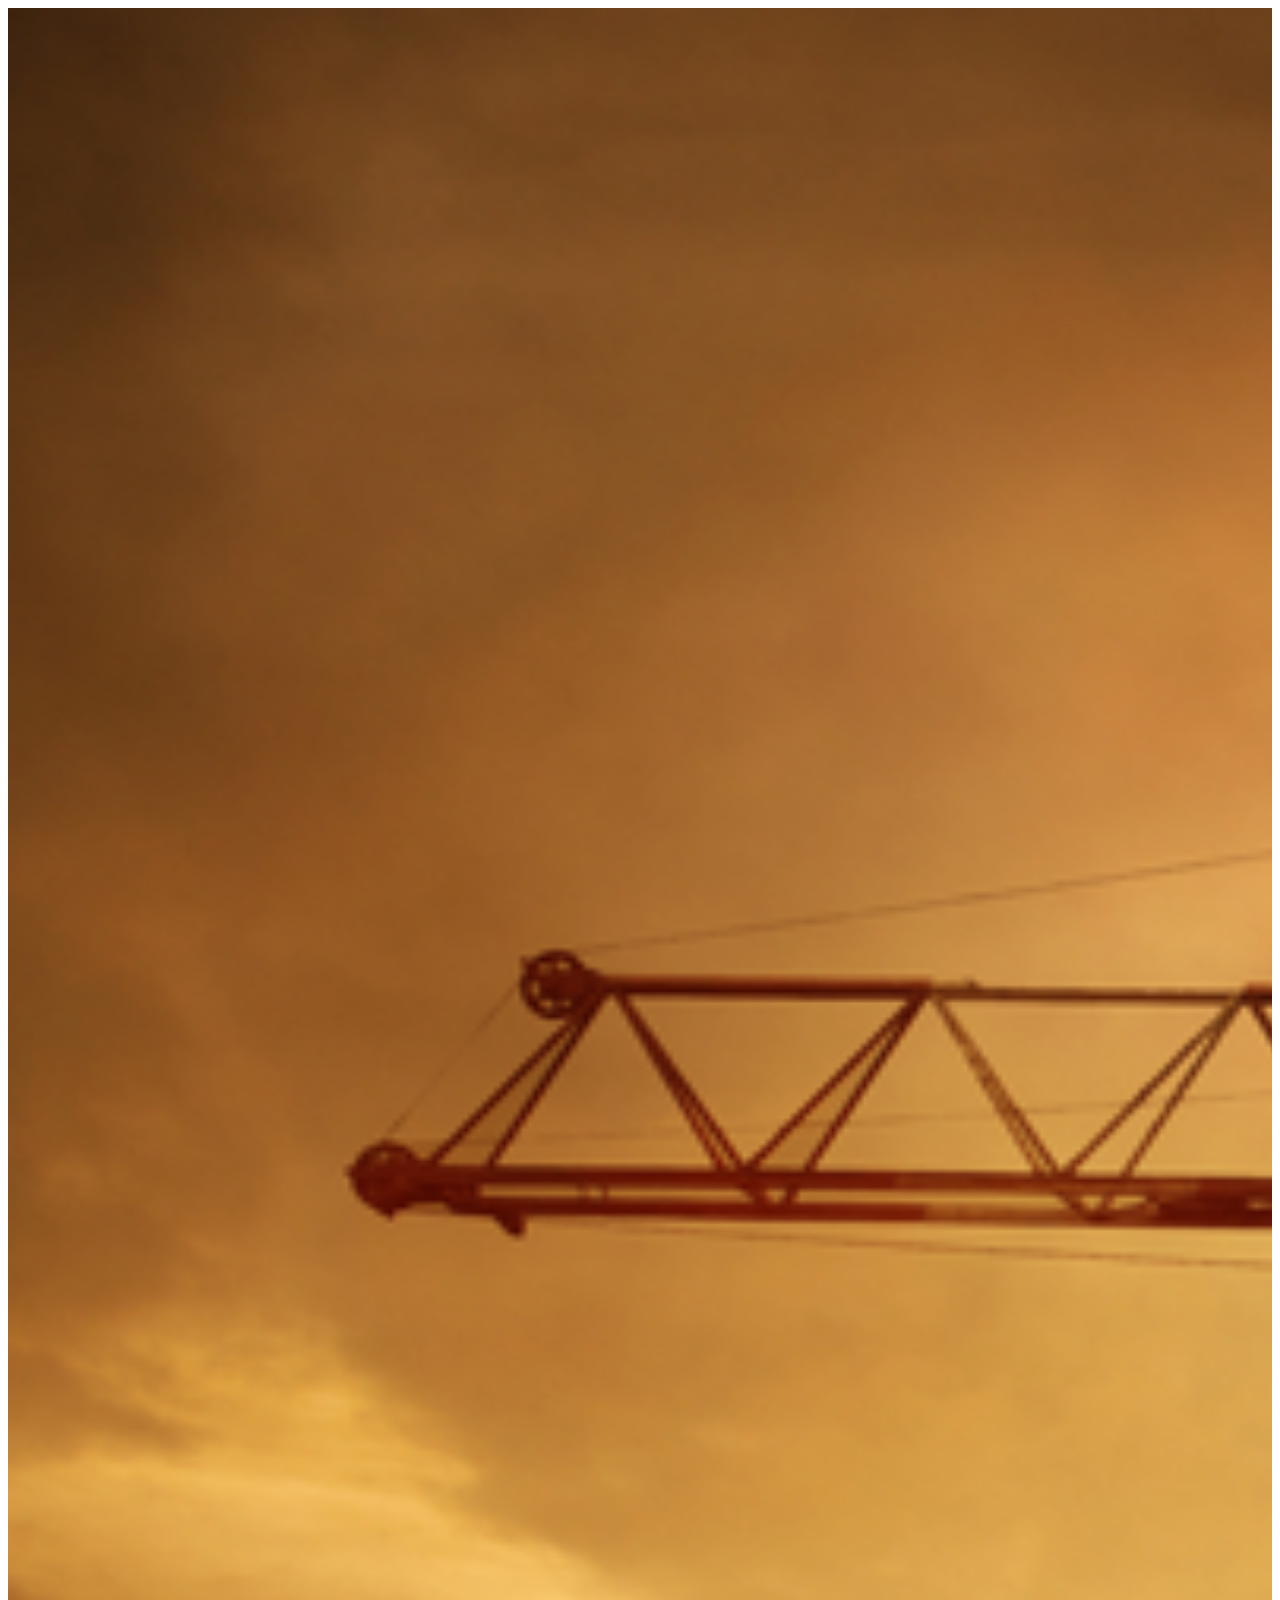
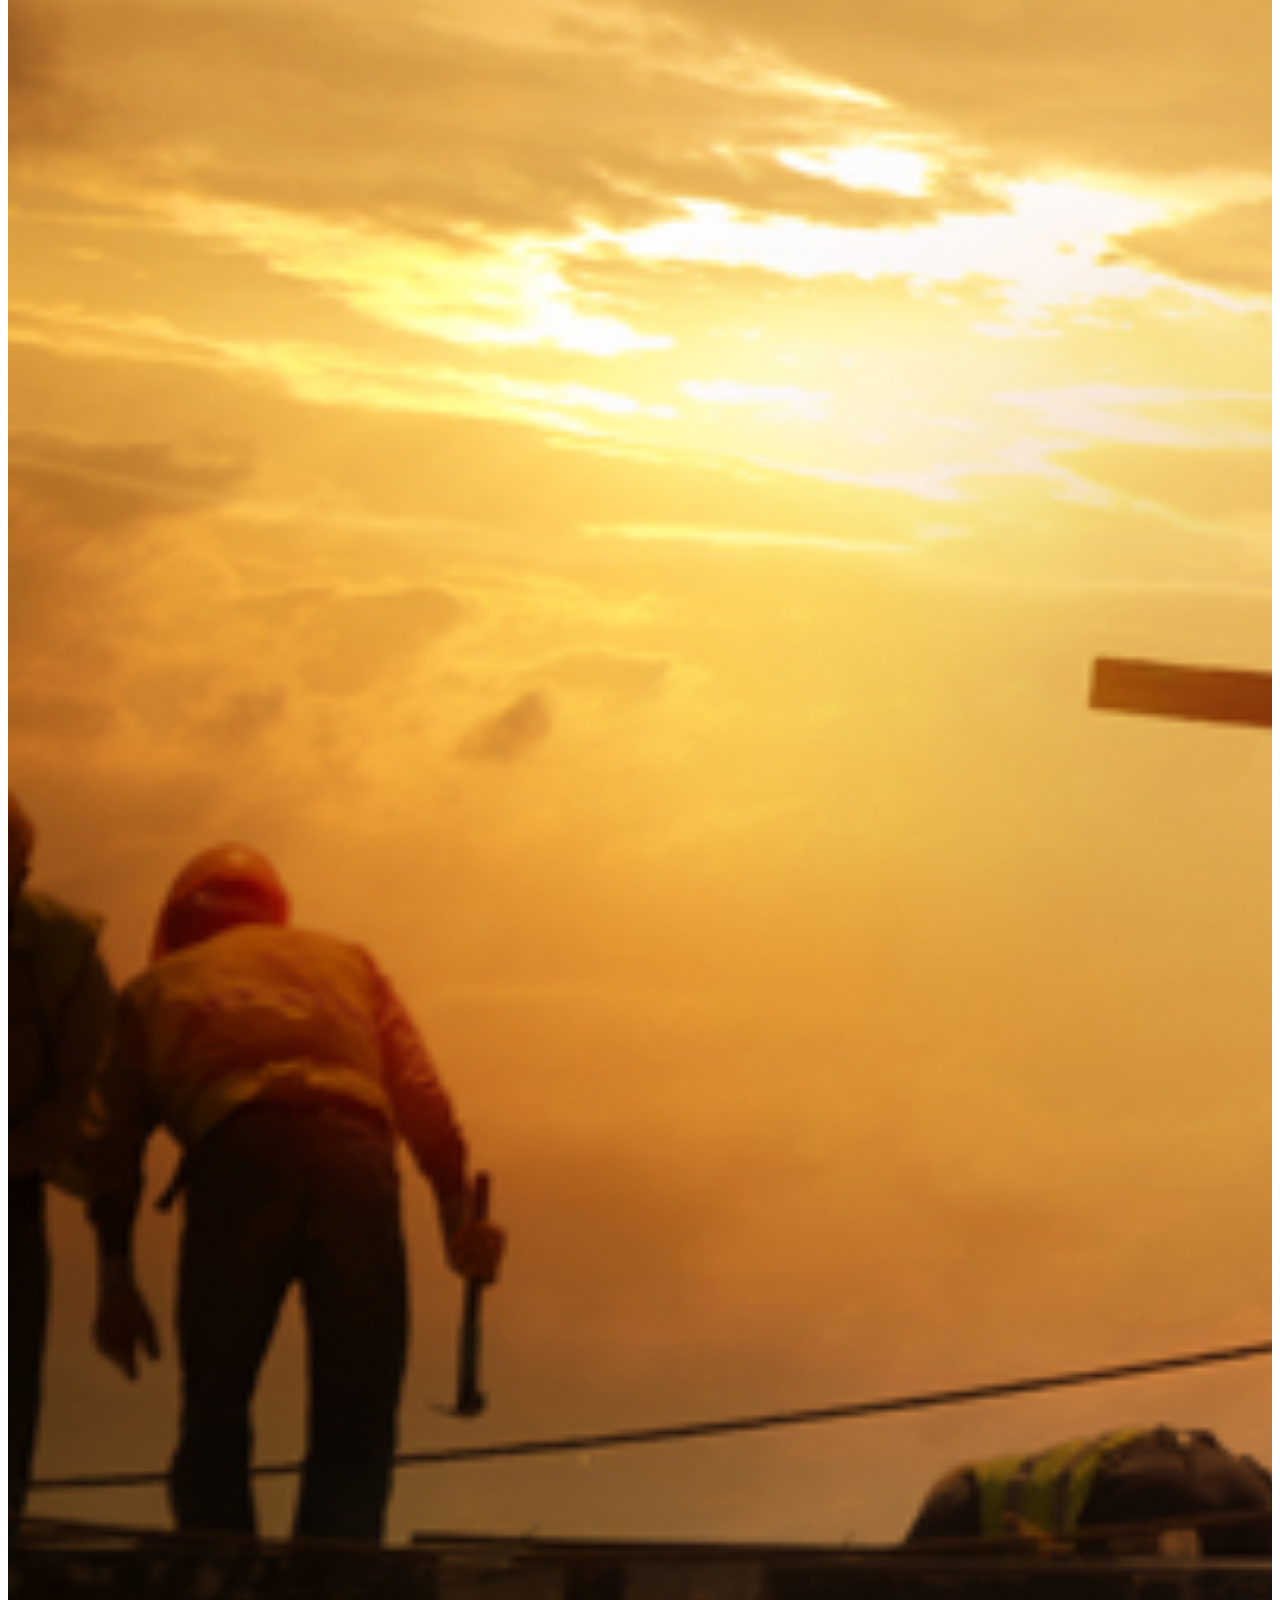
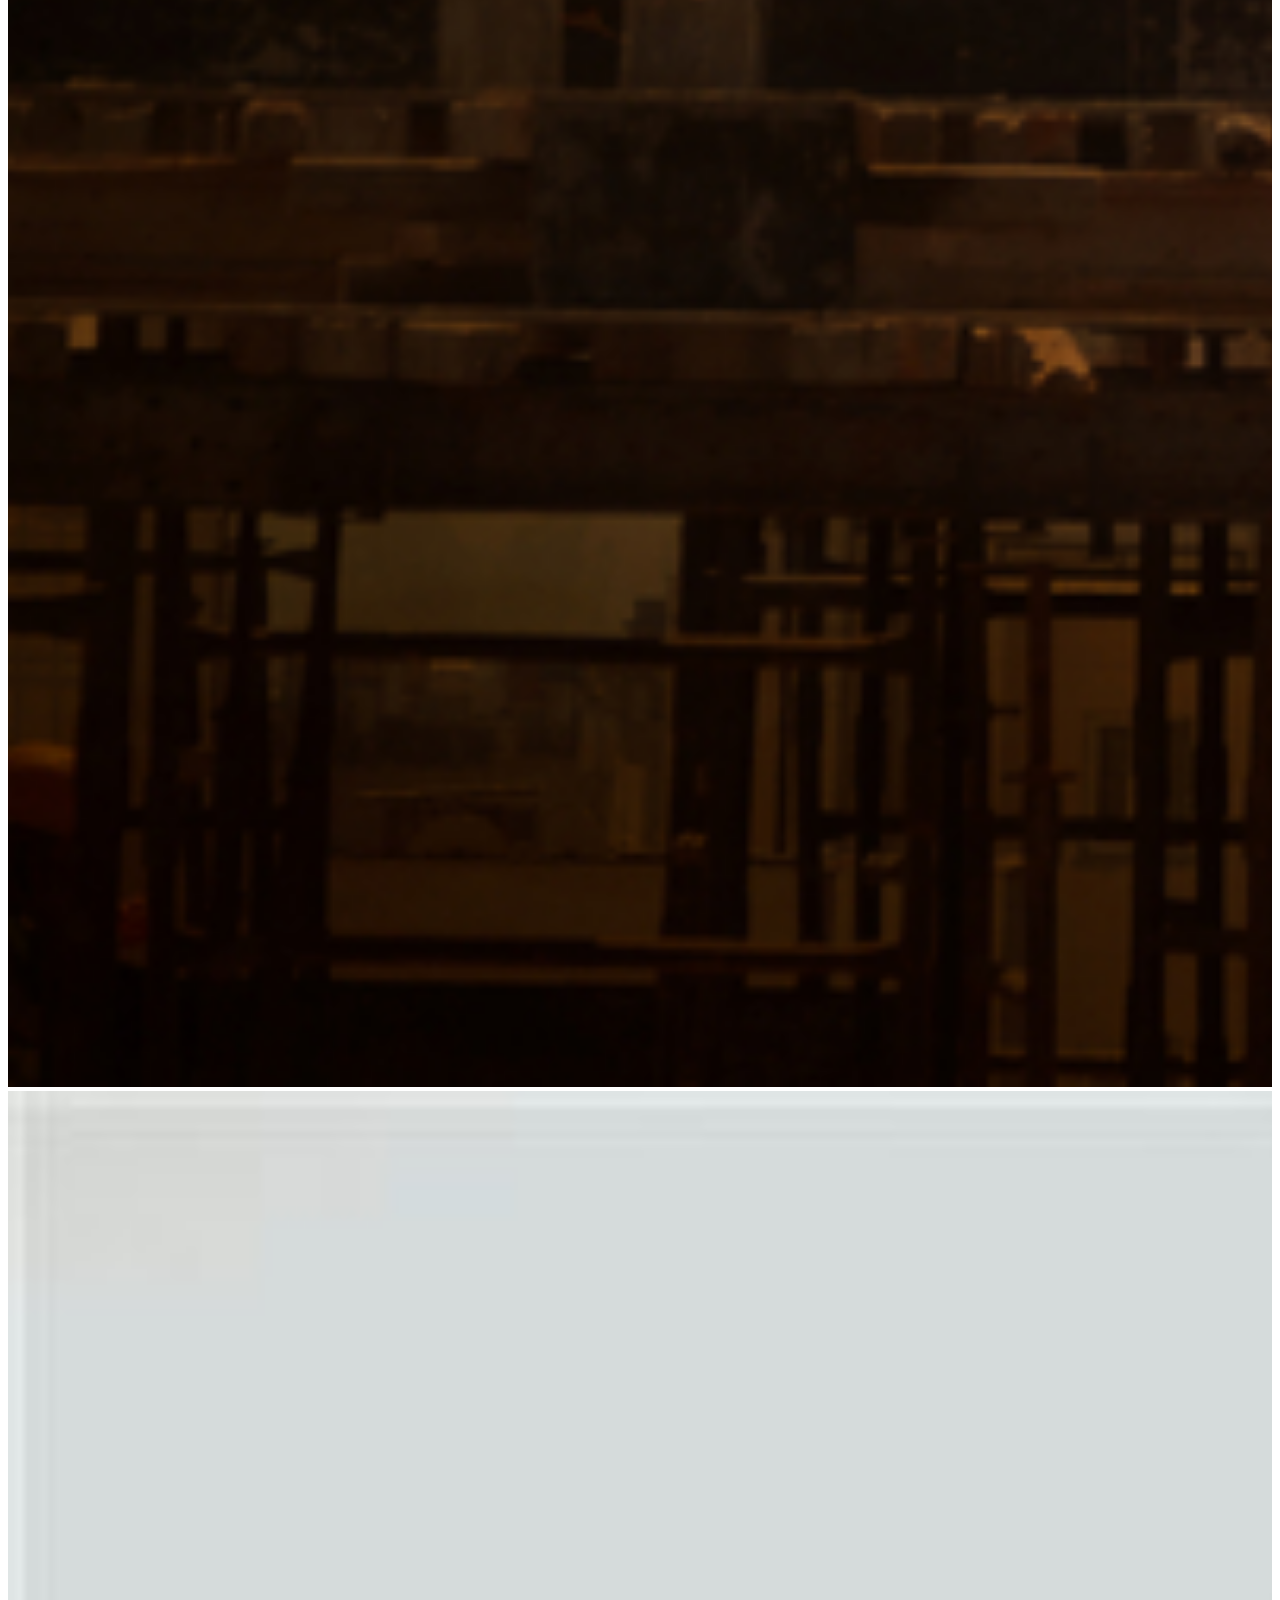
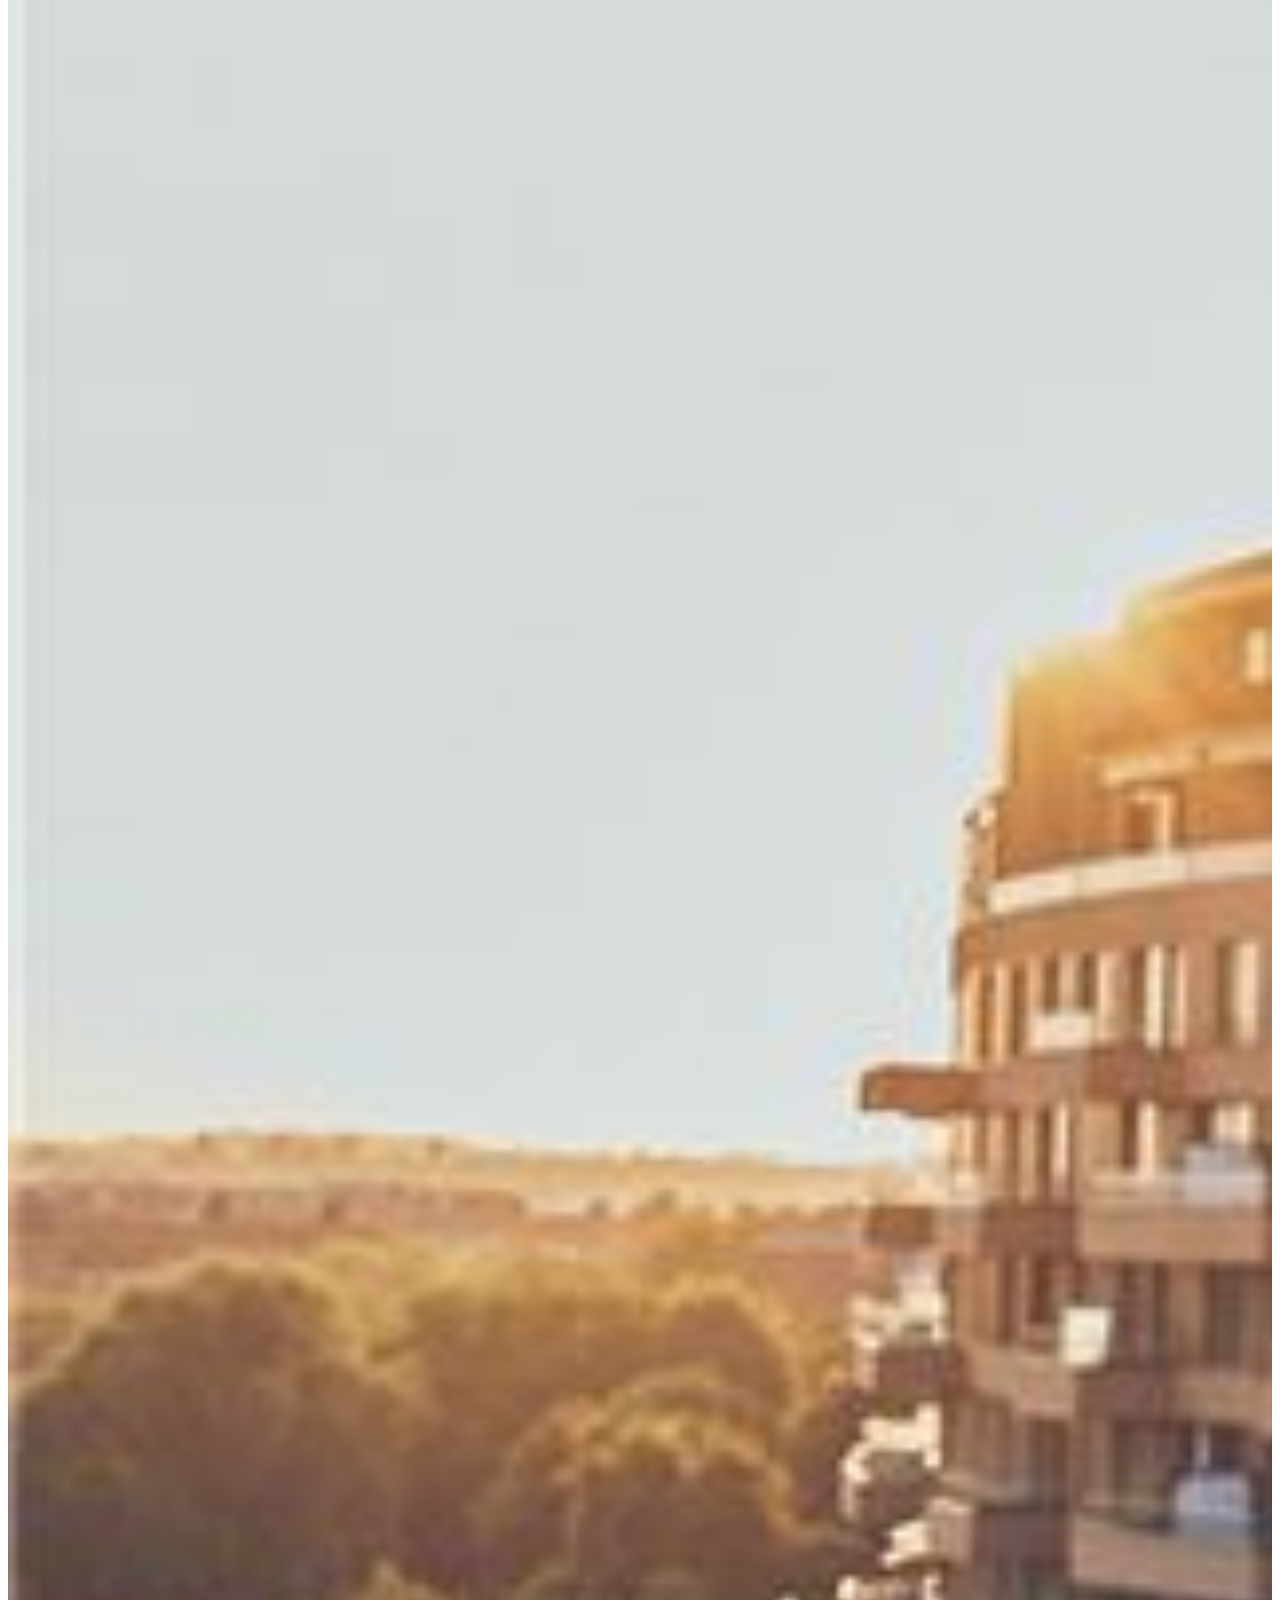
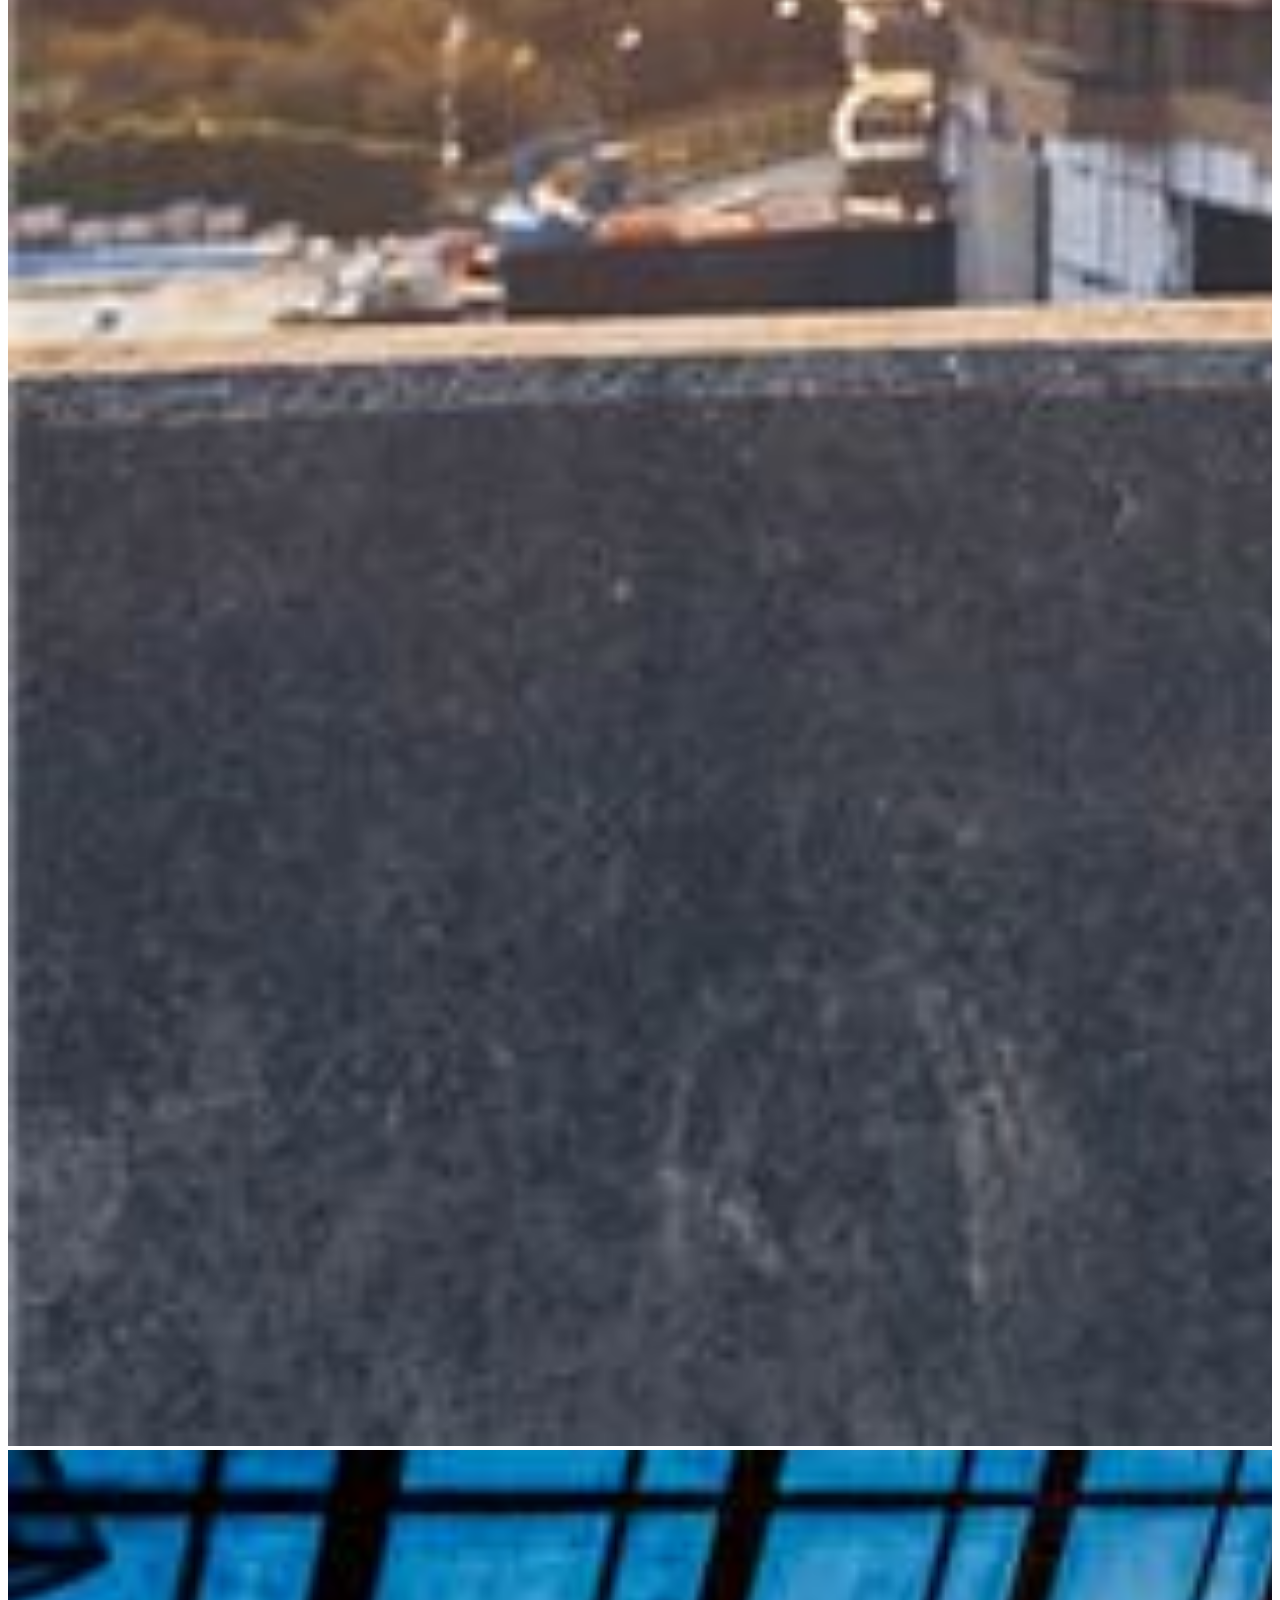
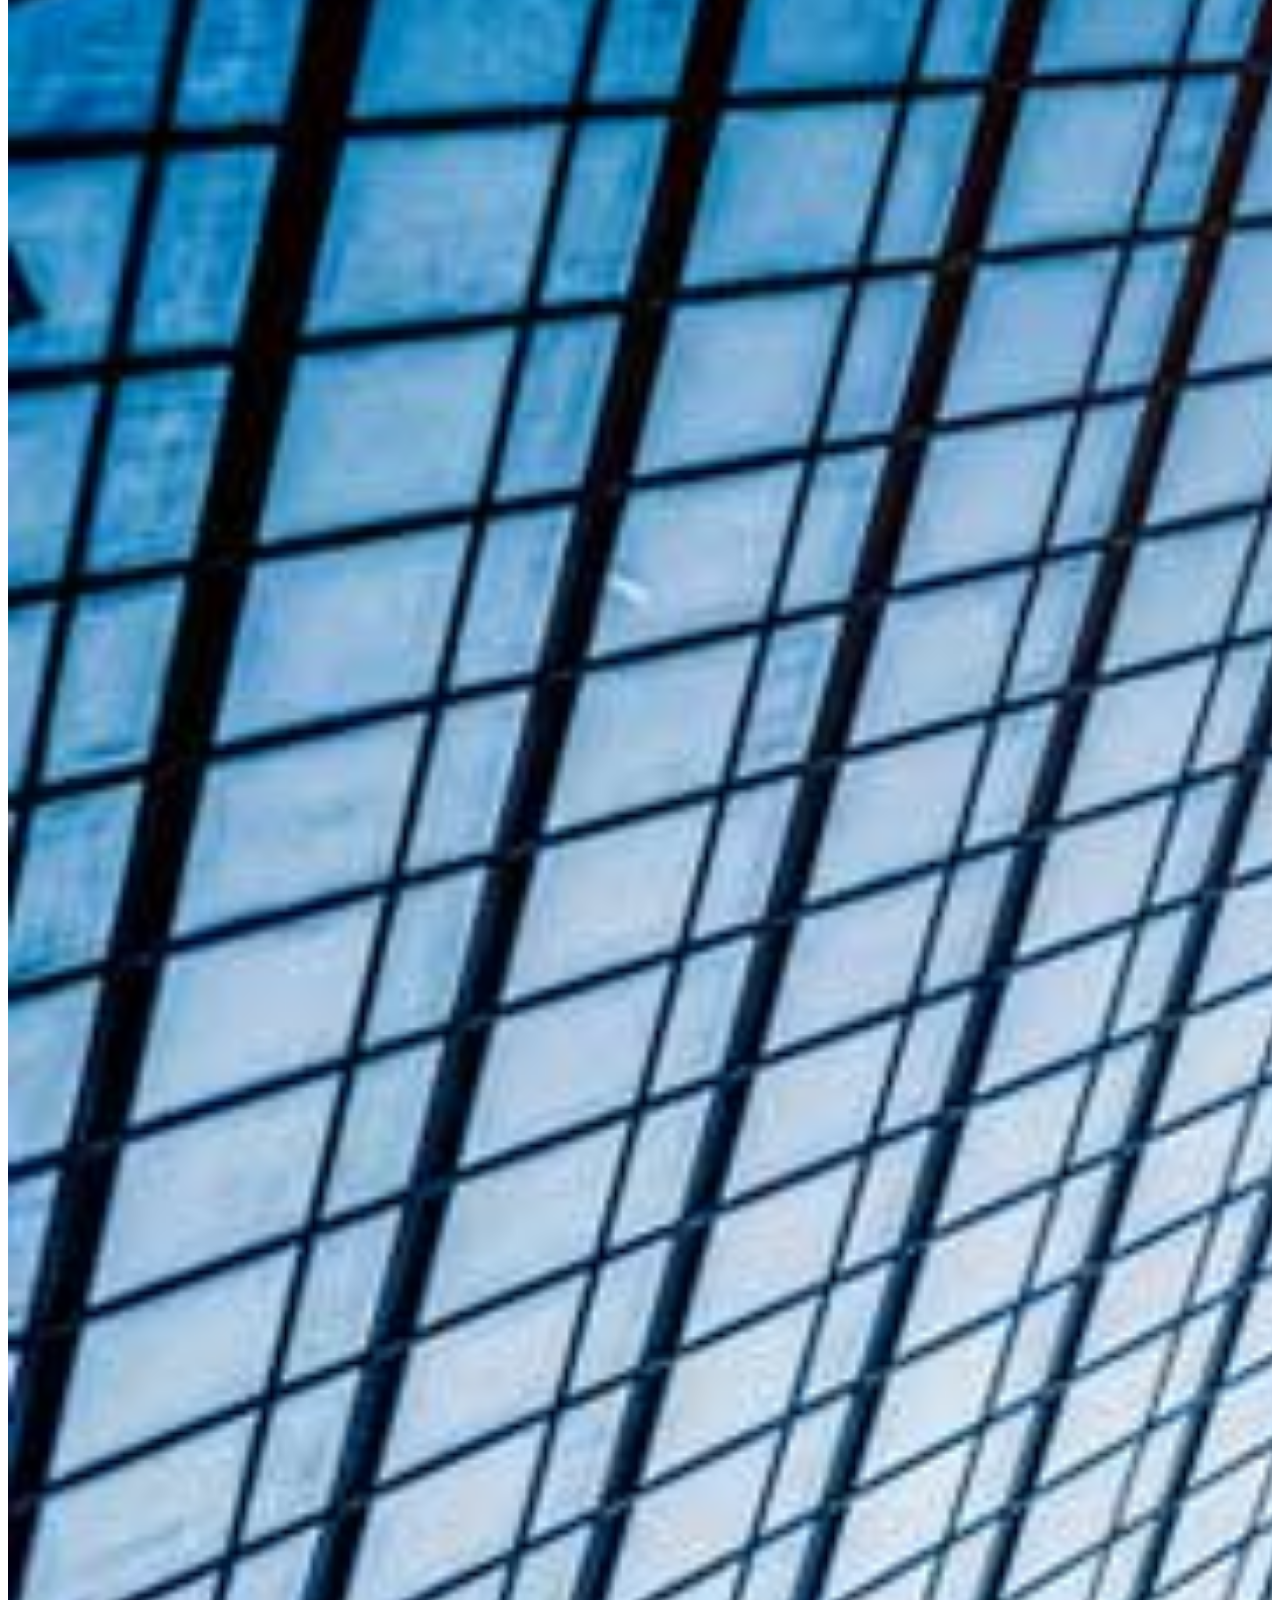
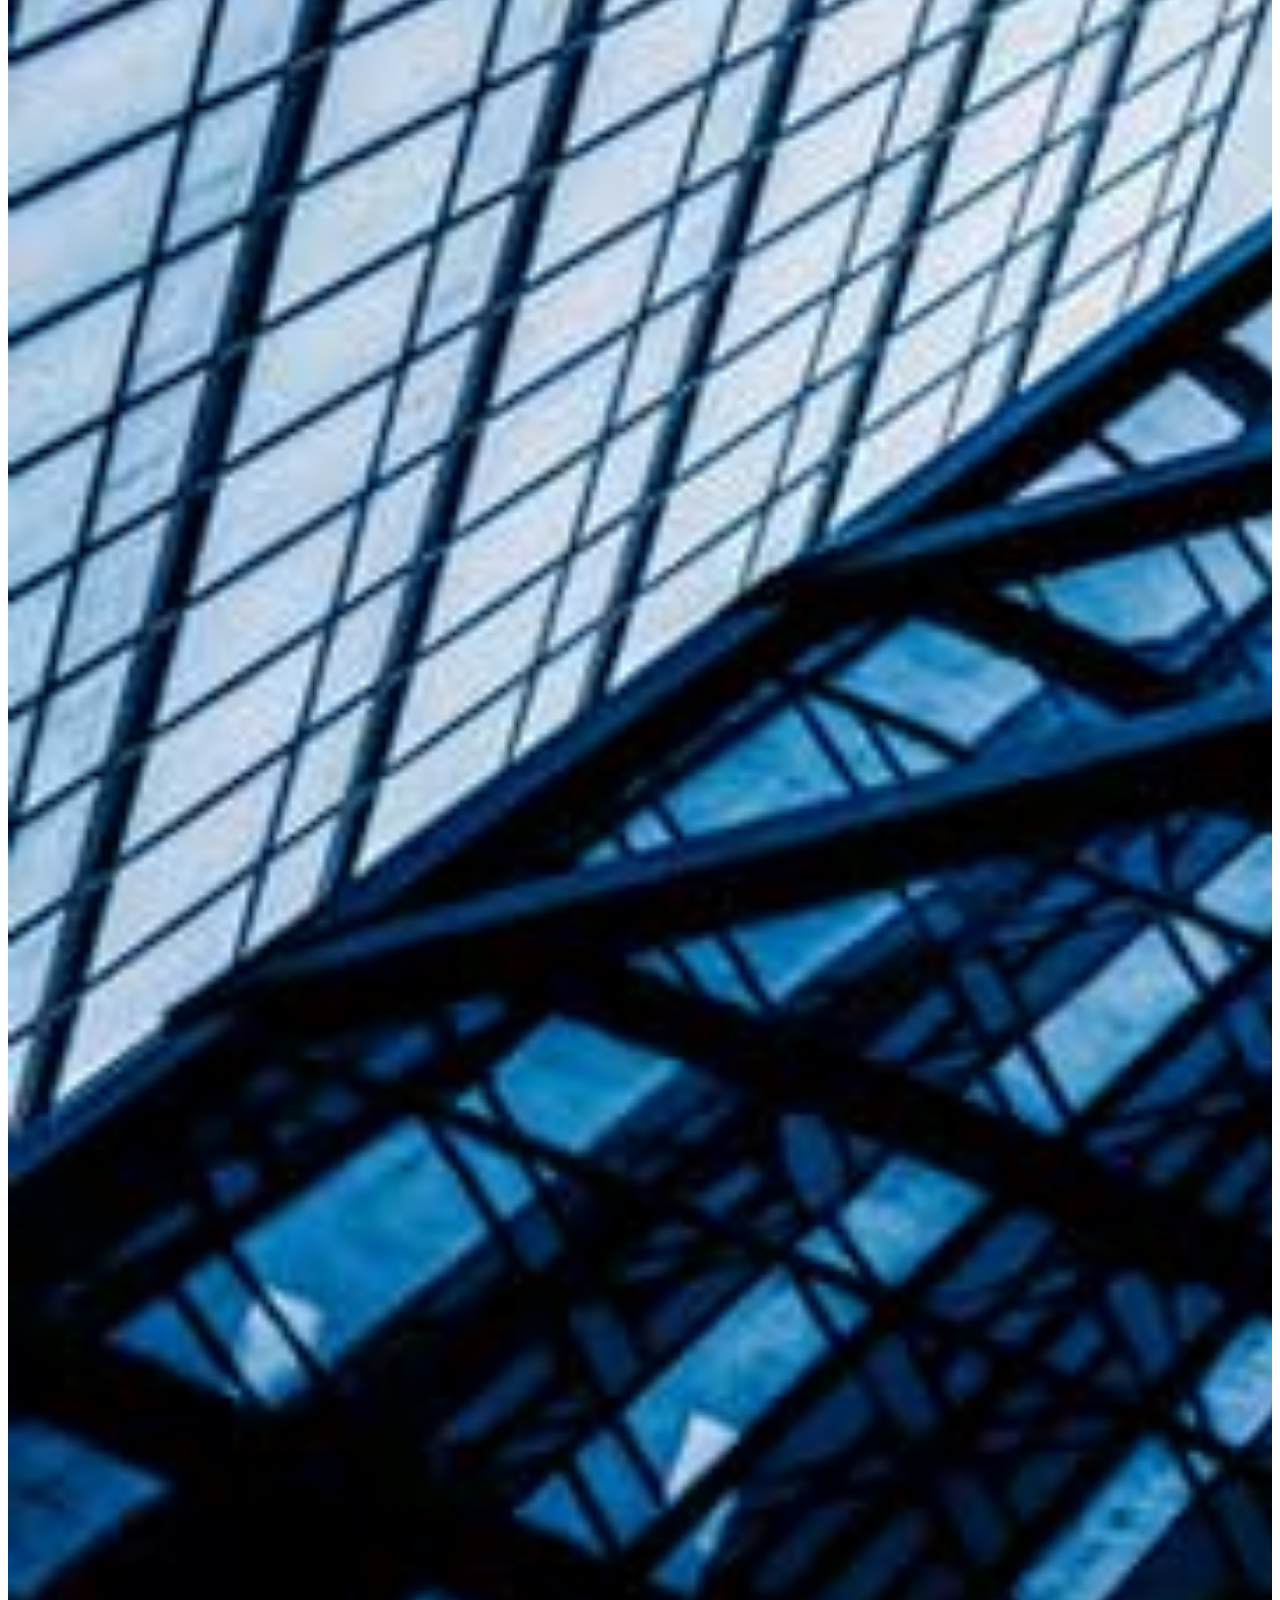
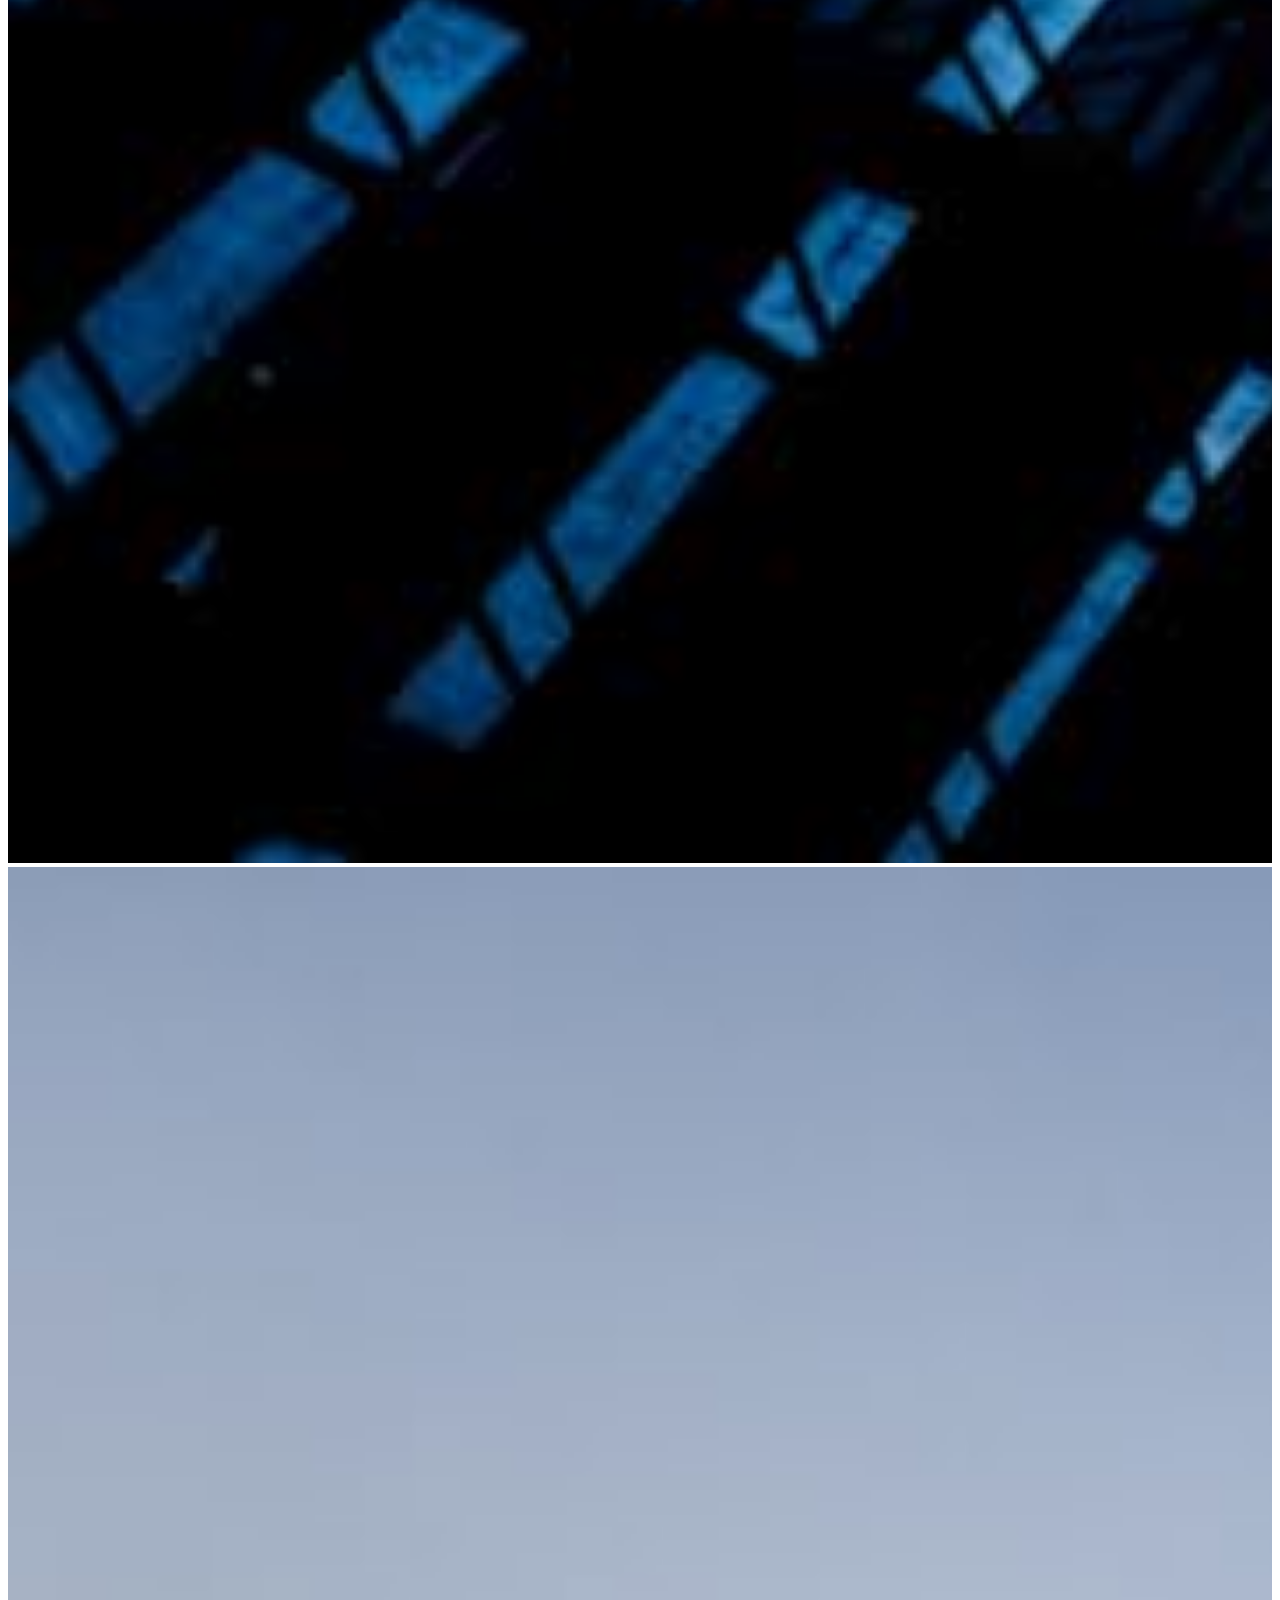
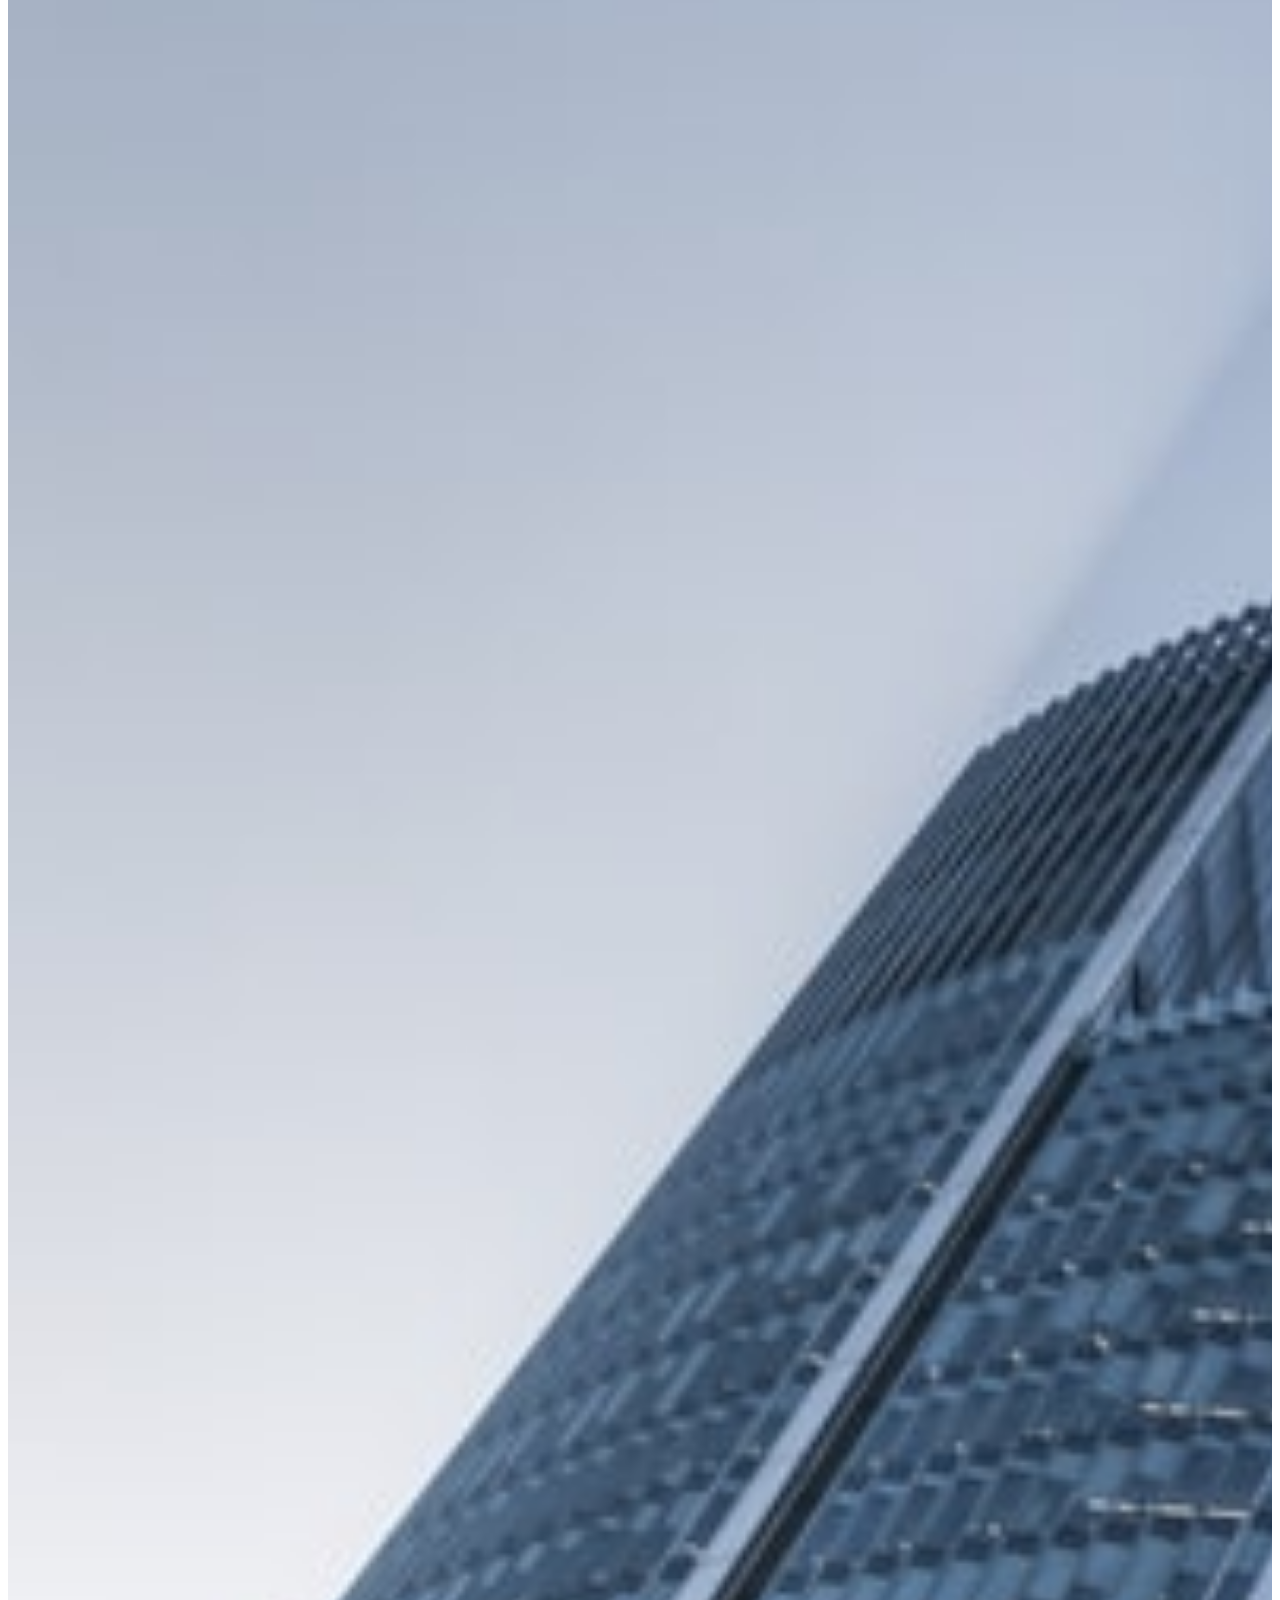
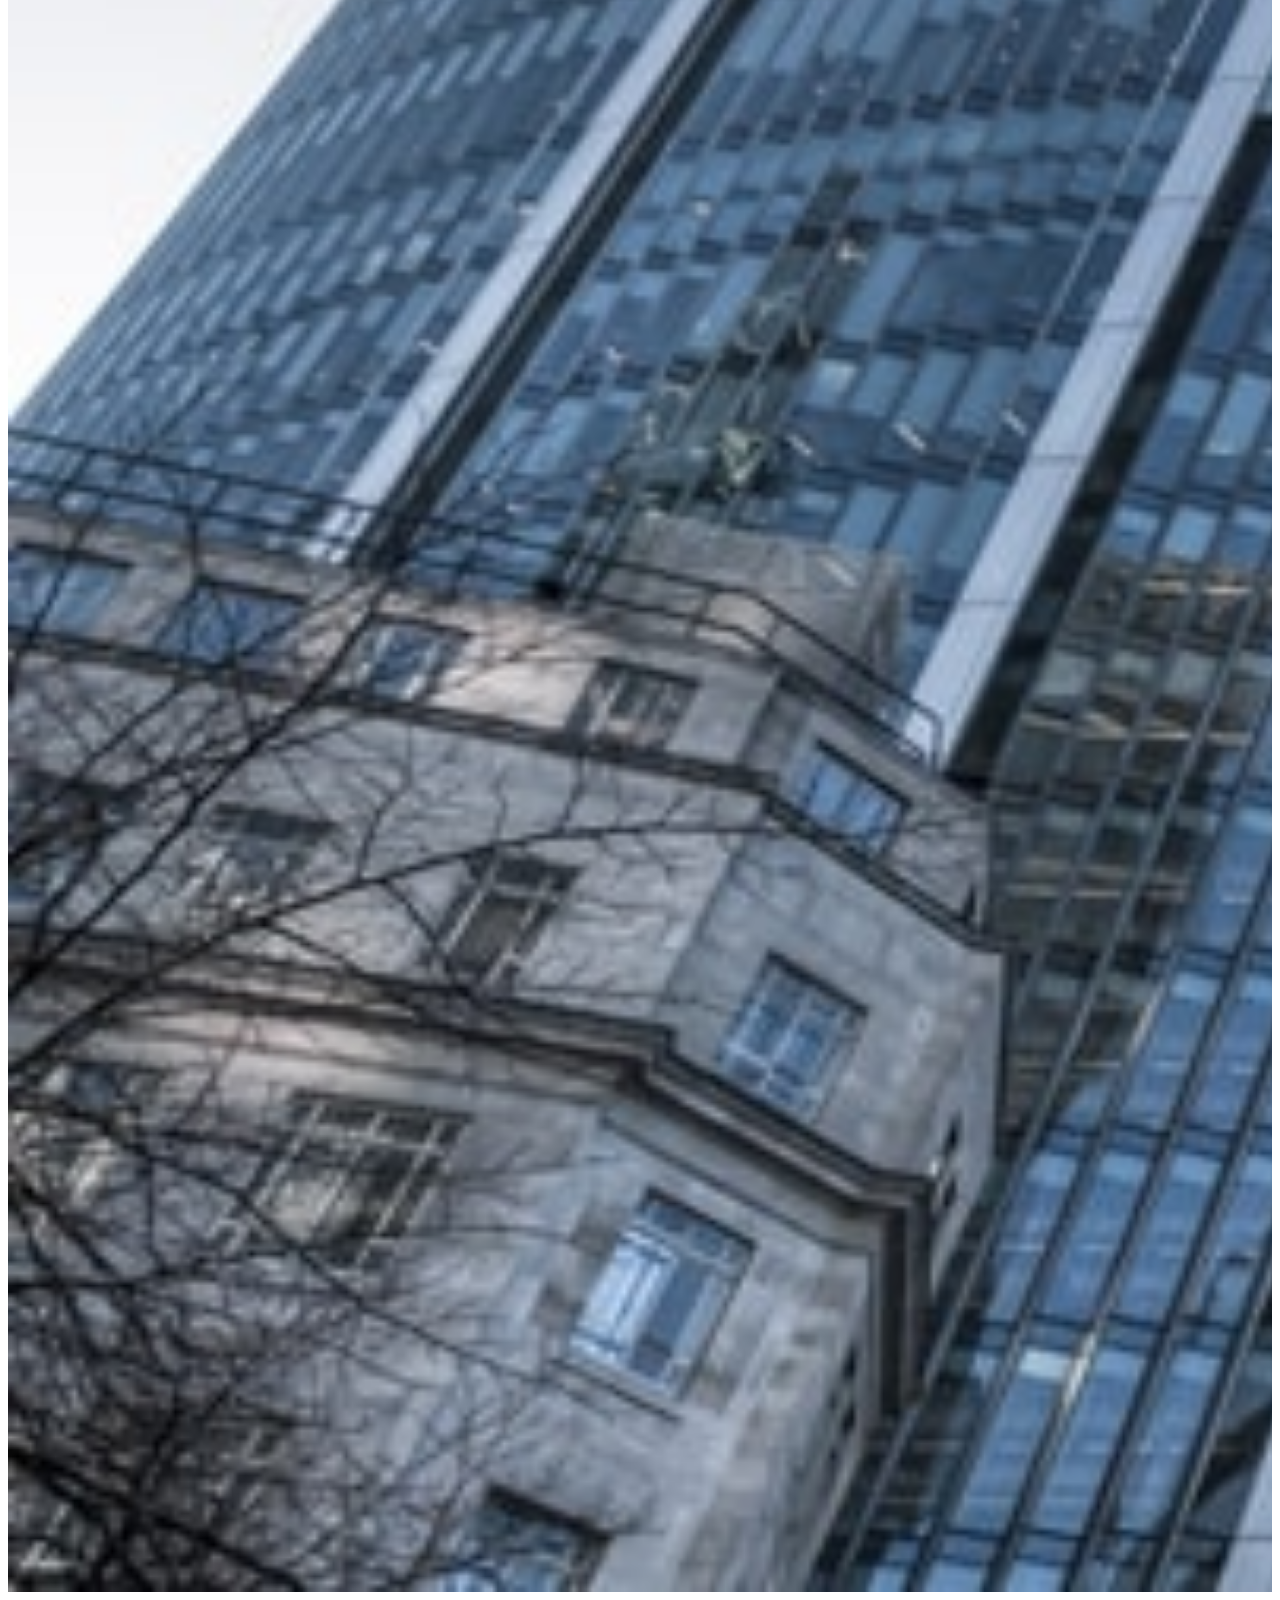
<file: index.html>
<!DOCTYPE html>
<html>
    <head>
        <title>hzgfcha</title>
        <style type="text/css">
            #slider {
            overflow: hidden;
        }
        #slider figure {
            position: relative;
            width: 500%;
            margin: 0;
            left: 0;
            animation: 20s slider infinite;
        }
        @keyframes slider {
            0% {
                left: 0;
            }
            20% {
                left: 0;
            }
            25% {
                left: -100%;
            }
            45% {
                left: -100%;
            }
            50% {
                 left: -200%;
            }
            70% {
                left: -200%;
            }
            75% {
                left: -300%;
            } 
            95% {
                left: -300%;
            }
            100% {
                left: -400%;
            }
        }
        
        
        </style>
    </head>
    <body>
        <div id="slider">
            <figure>
                <img src="images/274065413.jpg" style="width: 100%;height: 100%; background-size: cover;background-repeat: no-repeat;">
                <img src="images/About-Us-hero.jpg" style="width: 100%;height: 100%; background-size: cover;background-repeat: no-repeat;">
                <img src="images/shutterstock_526689706.jpg" style="width: 100%;height: 100%; background-size: cover;background-repeat: no-repeat;">
                <img src="images/Mace-Construction-Manifesto-min.jpg" style="width: 100%;height: 100%; background-size: cover;background-repeat: no-repeat;">
            </figure>
        </div>
    </body>
</html>
</file>
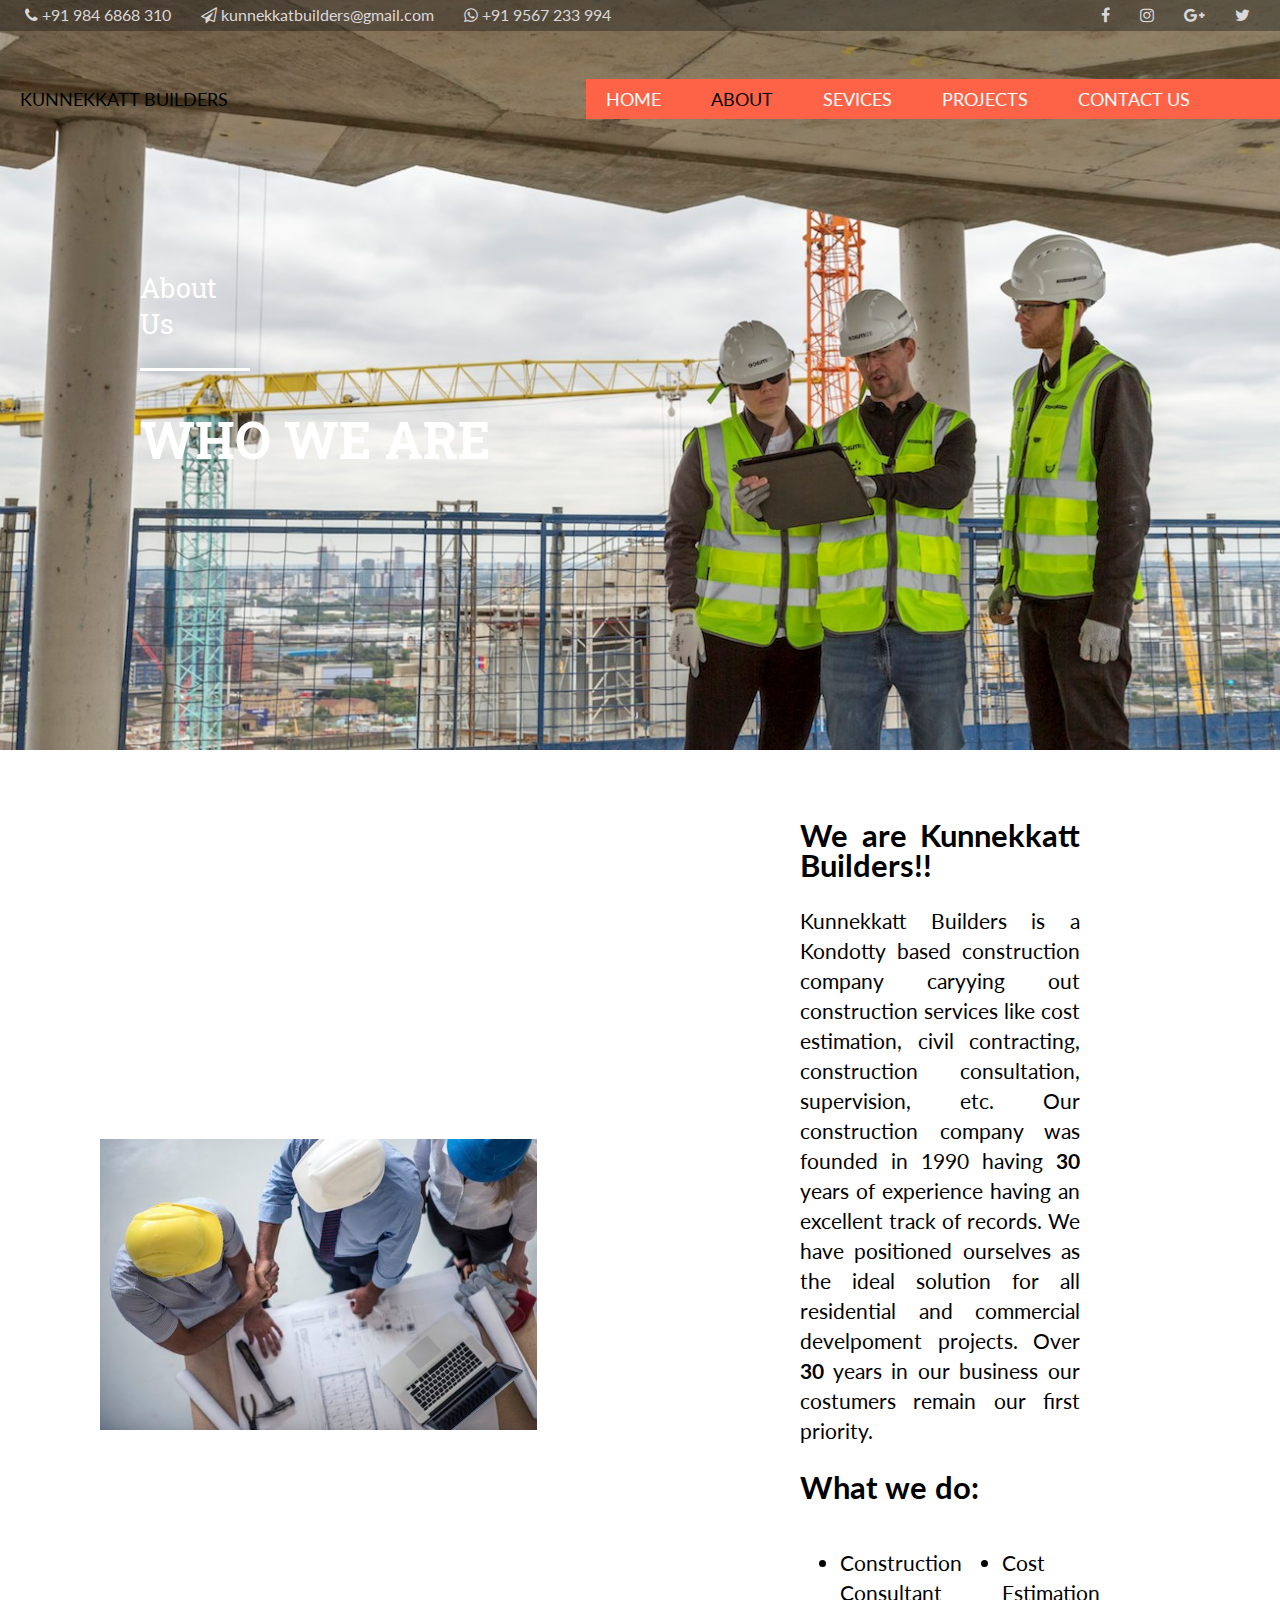
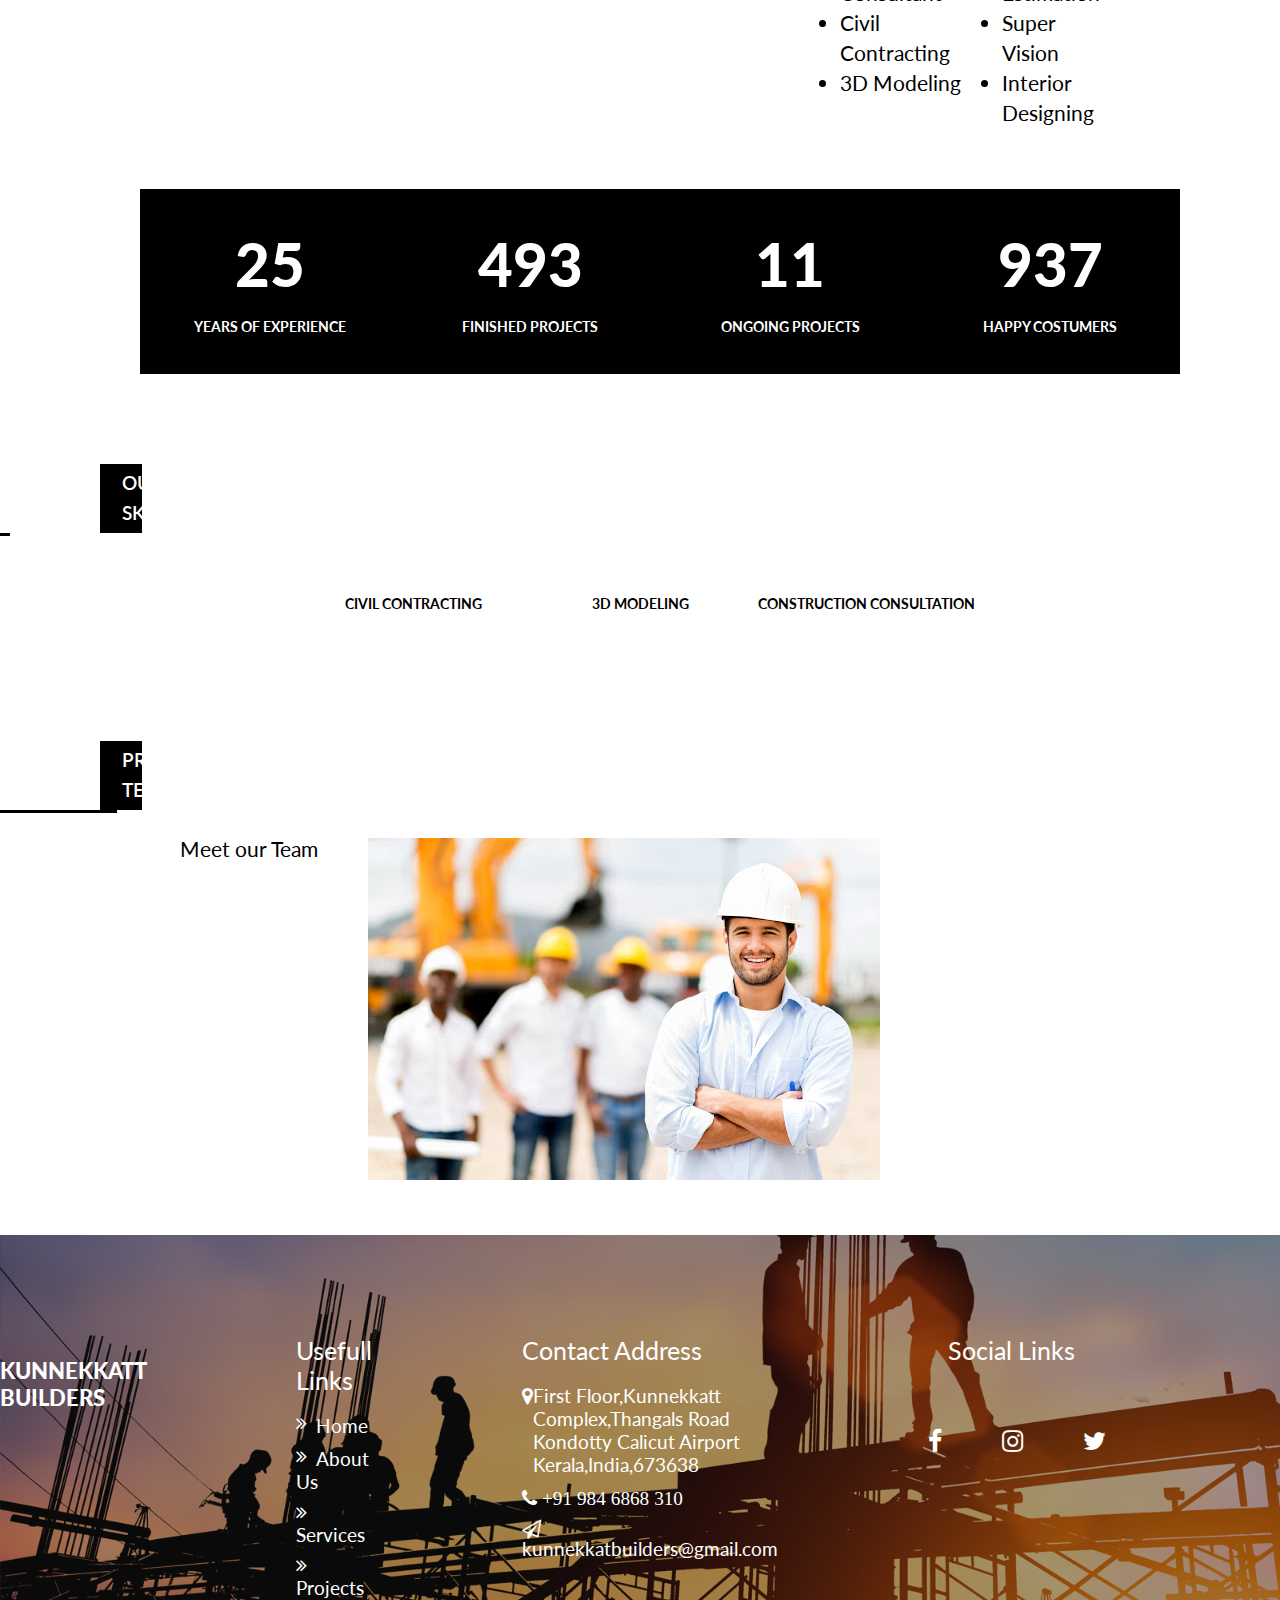
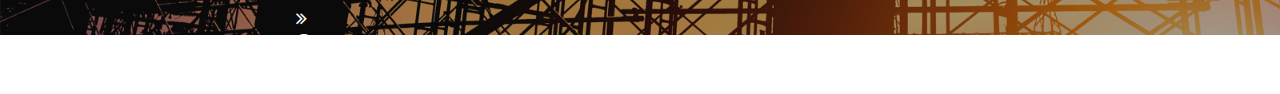
<file: about.html>
<!DOCTYPE html>
<html>
<head>
    <meta charset="utf-8" />
    <title>Kunnekkatt Builders</title>
    <link rel="stylesheet" href="styles.css">
    <link href="https://fonts.googleapis.com/css?family=Lato&display=swap" rel="stylesheet">
    <link rel="stylesheet" href="https://cdnjs.cloudflare.com/ajax/libs/font-awesome/4.7.0/css/font-awesome.min.css">
    <link href="https://fonts.googleapis.com/css2?family=Noto+Serif:wght@700&display=swap" rel="stylesheet">
    <link href="https://fonts.googleapis.com/css2?family=Noto+Serif:wght@400;700&display=swap" rel="stylesheet">
    <link href="https://fonts.googleapis.com/css2?family=Noto+Serif:wght@400;700&family=Roboto+Slab:wght@900&display=swap" rel="stylesheet">
    <link href="https://fonts.googleapis.com/css2?family=Noto+Serif:wght@400;700&family=Roboto+Slab:wght@400;900&display=swap" rel="stylesheet">
</head>
<body>
    <div class="container">

        <!--HEADER STARTS HERE...............................-->
        <div class="header">
            <div class="headercontent" style="background-image: url(images/Construction-001.jpg);"> 
                <div class="top">
                    <div class="topleft">
                        <div class="phone"><i class="fa fa-phone"></i> +91 984 6868 310</div>
                        <div class="mail"><i class="fa fa-paper-plane-o"></i><a href="mailto:fabinsha13.com"> kunnekkatbuilders@gmail.com</a></div>
                        <div class="watsap"><i class="fa fa-whatsapp"></i> +91 9567 233 994</div>
                    </div>
                    <div class="topright">
                        <div><i class="fa fa-facebook-f"></i></div>
                        <div><i class="fa fa-instagram"></i></div>
                        <div><i class="fa fa-google-plus"></i></div>
                        <div><i class="fa fa-twitter"></i></div>
                    </div>
                </div>
            
          
                <div class="nav-wrapper">
                    <div class="leftside">
                        <div class="cmpnyname">
                            <div>KUNNEKKATT BUILDERS</div>
                        </div>
                    </div>
                    <div class="rightside">
                        <div class="nav-link-wrapper"><a href="home.html">Home</a></div>
                        <div class="nav-link-wrapper active-nav-link"><a href="about.html">About</a></div>
                        <div class="nav-link-wrapper"><a href="services.html">Sevices</a></div>
                        <div class="nav-link-wrapper"><a href="Projects.html">Projects</a></div>
                        <div class="nav-link-wrapper"><a href="contact.html">Contact Us</a></div>
                    </div>
                </div>
                
                
                <div class="ttl">
                    <div class="subsmllttl"><p>About Us</p></div>
                    <div class="subbigttl"><h1>WHO WE ARE</h1></div>
                </div>
            </div>
        </div>
        <!--HEADER ENDS HERE................................-->
        <div class="content" style="font-size: 1.3em;line-height: 30px;">
            
            <div class="about-whatwedo-wrapper">
                <div class="about-cntnt">
                    <h2>We are Kunnekkatt Builders!!</h2>
                    <p>Kunnekkatt Builders is a Kondotty based construction company caryying out construction services like cost estimation, civil contracting, construction consultation, supervision, etc. Our construction company was founded in 1990 having <b>30</b> years of experience having an excellent track of records. We have positioned ourselves as the ideal solution for all residential and commercial develpoment projects. Over <b>30</b> years in our business our costumers remain our first priority.</p>            
                    <h2>What we do:</h2>
                    <div class="whatwedo-cntnt">
                        <ul class="cntnt1">
                            <li>Construction Consultant</li>
                            <li>Civil Contracting</li>
                            <li>3D Modeling</li> 
                        </ul>
                        <ul class="cntnt2">
                            <li>Cost Estimation</li>
                            <li>Super Vision</li>
                            <li>Interior Designing</li>
                        </ul>
                    </div>
                </div>
            </div>

            <div class="count-wrapper">
                <div class="count-content">
                    <div class="num" data-content="25" data-num="25">25</div>
                    <h6>YEARS OF EXPERIENCE</h6>
                </div>
                <div class="count-content">
                    <div class="num" data-content="493" data-num="493">493</div>
                    <h6>FINISHED PROJECTS</h6>
                </div>
                <div class="count-content">
                    <div class="num" data-content="11" data-num="11">11</div>
                    <h6>ONGOING PROJECTS</h6>
                </div>
                <div class="count-content">
                    <div class="num" data-content="937" data-num="937">937</div>
                    <h6>HAPPY COSTUMERS</h6>
                </div>
            </div>
            <div class="ourskills-wrapper">
                <div class="all-head-wrapper">
                    <div class="all-head">OUR SKILLS</div>
                </div>
                <div class="ourskills-content-wrapper">
                    <div class="ourskills-content">
                        <div class="graph"></div>
                        <h6>CIVIL CONTRACTING</h6>
                    </div>
                    <div class="ourskills-content">
                        <div class="graph"></div>
                        <h6>3D MODELING</h6>
                    </div>
                    <div class="ourskills-content">
                        <div class="graph"></div>
                        <h6>CONSTRUCTION CONSULTATION</h6>
                    </div>
                </div>
            </div>
            <div class="team-wrapper">
                <div class="all-head-wrapper">
                    <div class="all-head">PROFFESSIONAL TEAM</div>
                </div>
                <div class="team-cntnt">
                    <p>Meet our Team</p>

                </div>
            </div>





        </div>
        <!--FOOT STARTS HERE.........................-->
        <div class="foot">
            <div class="foot-wrapper">
                <div class="foot-cntnt-wrapper">
                    <div class="foot-cntnt">
                
                
                
                        <div class="foot-head-wrapper">
                            <div class="foot-head-cntnt"><h3><b>KUNNEKKATT BUILDERS</b></h3></div>
                        </div>
                    
                    
                        <div class="foot-link-wrapper">
                            <div class="foot-cntnt-head">Usefull Links</div>
                            <ul class="foot-link-cntnt" style="list-style-type: none;">
                                <li><a href="home.html" style="text-decoration: none;color: white;">Home</a></li>
                                <li><a href="about.html" style="text-decoration: none;color: white;">About Us</a></li>
                                <li><a href="services.html" style="text-decoration: none;color: white;">Services</a></li>
                                <li><a href="projets.html" style="text-decoration: none;color: white;">Projects</a></li>
                                <li><a href="contact.html" style="text-decoration: none;color: white;">Contact Us</a></li>
                            </ul>                            
                            
                        </div>
                    
                    
                        <div class="foot-cntct-wrapper">
                            <div class="foot-cntnt-head">Contact Address</div>
                            <ul class="foot-cntct-cntnt" style="list-style-type: none;">
                                <li class="ad">
                                    <div class="adicon"><i class="fa fa-map-marker"></i></div>
                                    <div class="adad"> First Floor,Kunnekkatt<br>   Complex,Thangals Road<br>   Kondotty Calicut Airport<br>   Kerala,India,673638</div>
                                </li>
                                <li class="ph"><i class="fa fa-phone"> +91 984 6868 310</i></li>
                                <li class="ma"><i class="fa fa-paper-plane-o"><a href="mailto:kunnekkatbuilders@gmail.com" style="text-decoration: none;color: white;font-family: Lato,sans-serif;"> kunnekkatbuilders@gmail.com</a></i></li>
                            </ul>
                        </div>
                    
                    
                        <div class="foot-scl-wrapper">
                            <div class="foot-cntnt-head">Social Links</div>
                            <div class="foot-scl-cntnt">
                                <div><i class="fa fa-facebook-f"></i></div>
                                <div><i class="fa fa-instagram"></i></div>
                                <div><i class="fa fa-twitter"></i></div>                     
                            </div>
                        </div>
                    </div>    
                </div>
            </div>
        </div>
        <!--FOOT ENDS HERE....................................-->
    </div>
</body>
</html>
</file>
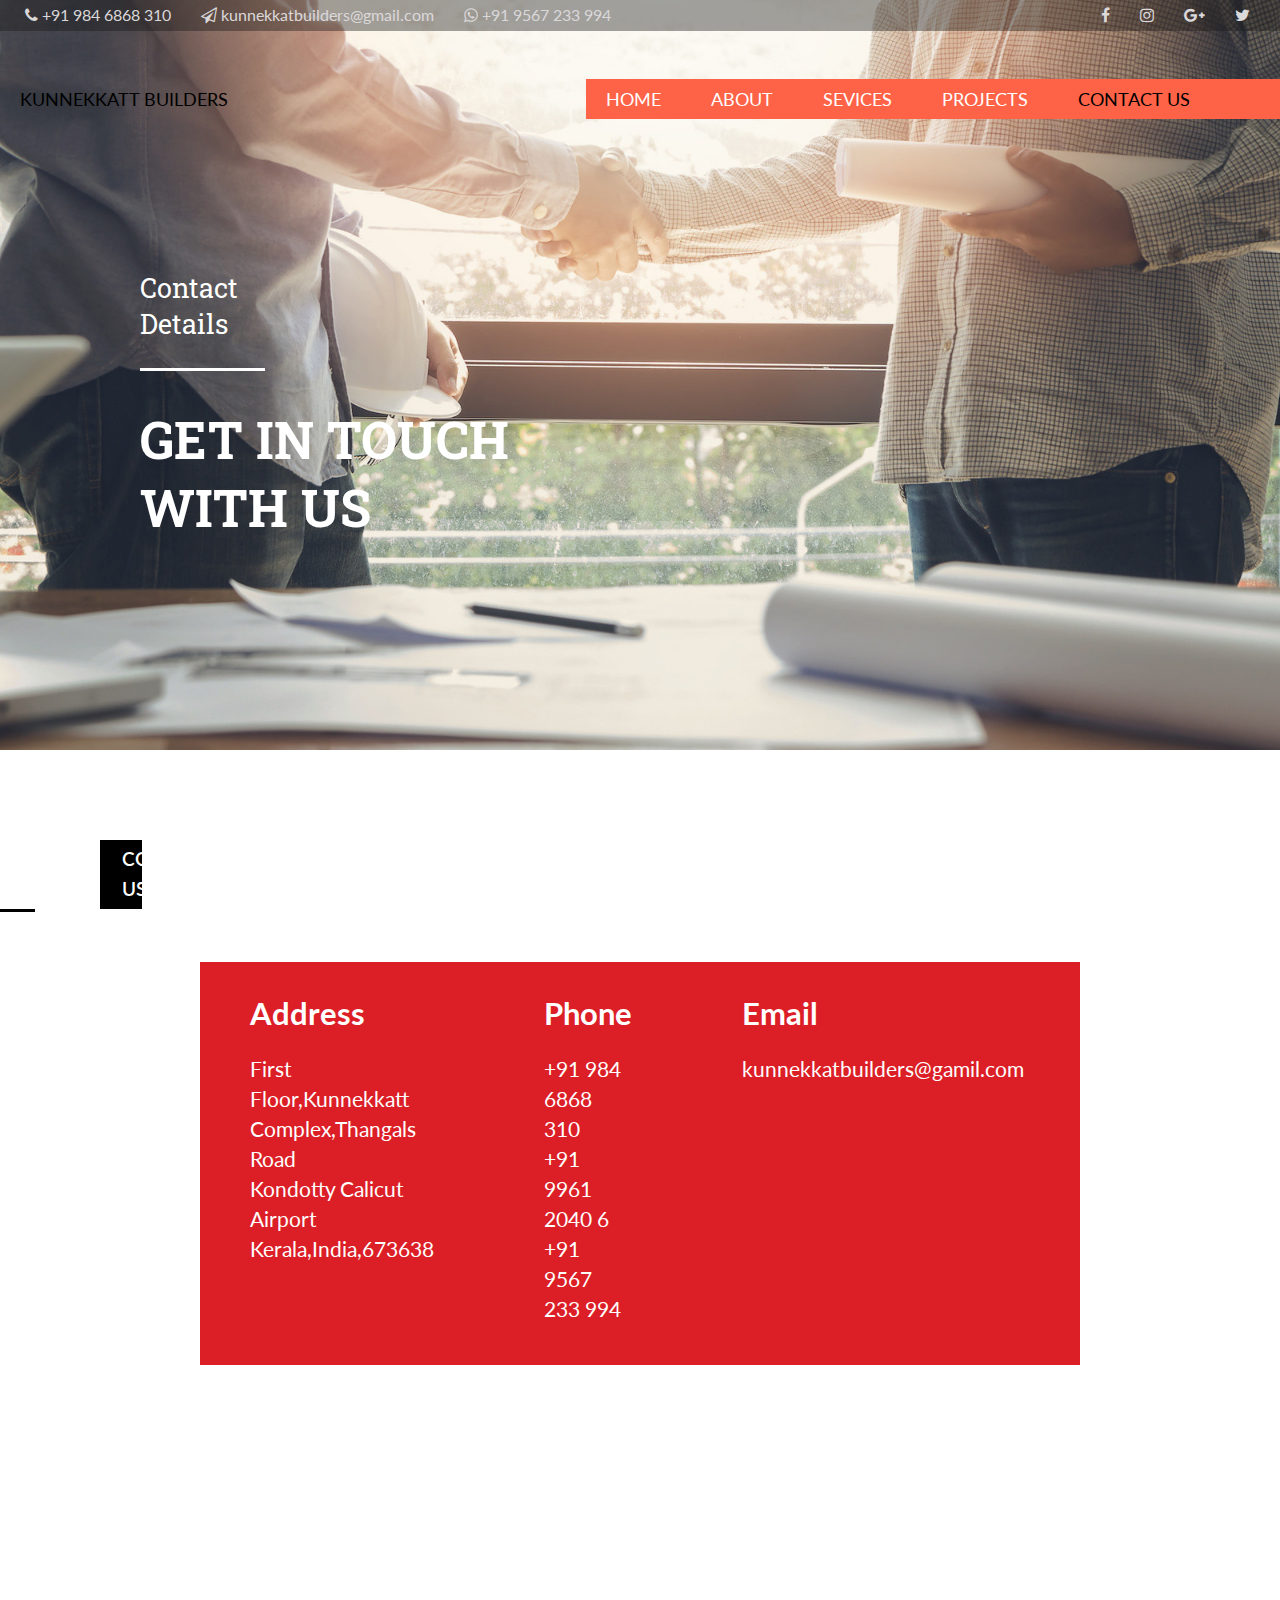
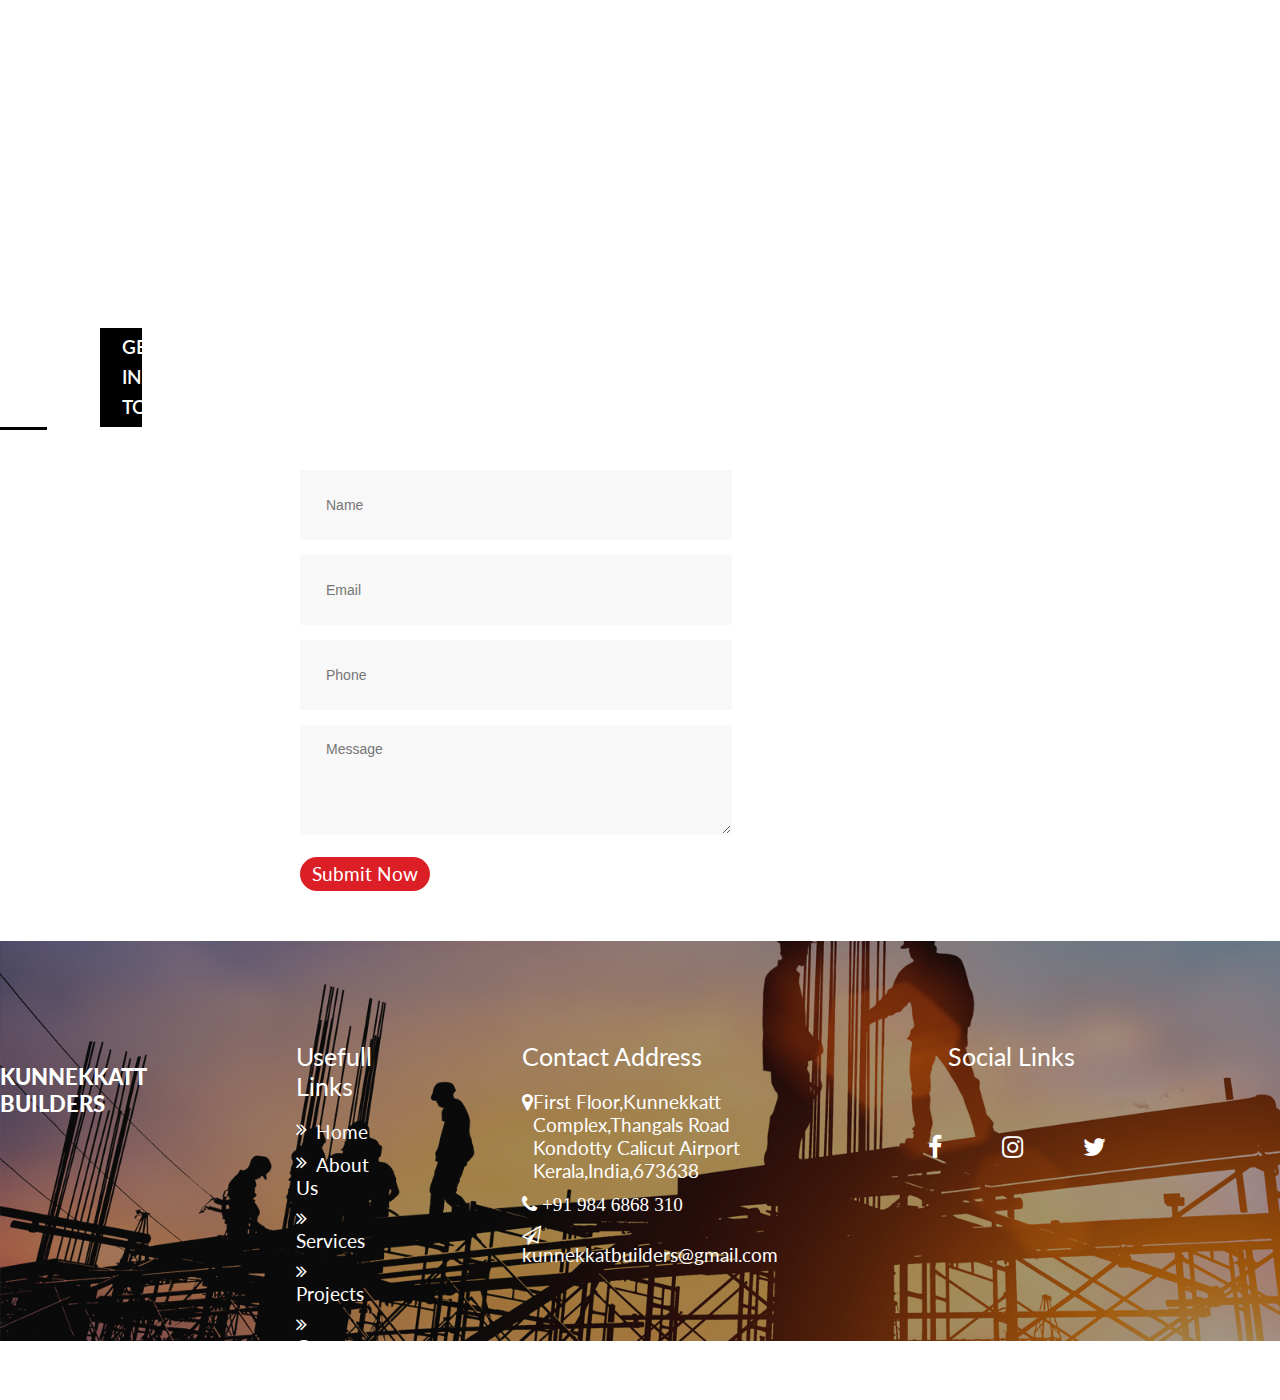
<file: contact.html>
<!DOCTYPE html>
<html>
<head>
    <meta charset="utf-8" />
    <title>Kunnekkatt Builders</title>
    <link rel="stylesheet" href="styles.css">
    <link href="https://fonts.googleapis.com/css?family=Lato&display=swap" rel="stylesheet">
    <link rel="stylesheet" href="https://cdnjs.cloudflare.com/ajax/libs/font-awesome/4.7.0/css/font-awesome.min.css">
    <link href="https://fonts.googleapis.com/css2?family=Noto+Serif:wght@700&display=swap" rel="stylesheet">
    <link href="https://fonts.googleapis.com/css2?family=Noto+Serif:wght@400;700&display=swap" rel="stylesheet">
    <link href="https://fonts.googleapis.com/css2?family=Noto+Serif:wght@400;700&family=Roboto+Slab:wght@900&display=swap" rel="stylesheet">
    <link href="https://fonts.googleapis.com/css2?family=Noto+Serif:wght@400;700&family=Roboto+Slab:wght@400;900&display=swap" rel="stylesheet">
</head>
<body>
    <div class="container">

        <!--HEADER STARTS HERE...............................-->
        <div class="header">
            <div class="headercontent" style="background-image: url(images/hansdhake.jpeg);"> 
                <div class="top">
                    <div class="topleft">
                        <div class="phone"><i class="fa fa-phone"></i> +91 984 6868 310</div>
                        <div class="mail"><i class="fa fa-paper-plane-o"></i><a href="mailto:fabinsha13.com"> kunnekkatbuilders@gmail.com</a></div>
                        <div class="watsap"><i class="fa fa-whatsapp"></i> +91 9567 233 994</div>
                    </div>
                    <div class="topright">
                        <div><i class="fa fa-facebook-f"></i></div>
                        <div><i class="fa fa-instagram"></i></div>
                        <div><i class="fa fa-google-plus"></i></div>
                        <div><i class="fa fa-twitter"></i></div>
                    </div>
                </div>
            
          
                <div class="nav-wrapper">
                    <div class="leftside">
                        <div class="cmpnyname">
                            <div>KUNNEKKATT BUILDERS</div>
                        </div>
                    </div>
                    <div class="rightside">
                        <div class="nav-link-wrapper"><a href="home.html">Home</a></div>
                        <div class="nav-link-wrapper"><a href="about.html">About</a></div>
                        <div class="nav-link-wrapper"><a href="services.html">Sevices</a></div>
                        <div class="nav-link-wrapper"><a href="Projects.html">Projects</a></div>
                        <div class="nav-link-wrapper active-nav-link"><a href="contact.html">Contact Us</a></div>
                    </div>
                </div>
                
                
                <div class="ttl">
                    <div class="subsmllttlcntct"><p>Contact Details</p></div>
                    <div class="subbigttl"><h1>GET IN TOUCH<br>WITH US</h1></div>
                </div>
            </div>
        </div>
        <!--HEADER ENDS HERE................................-->
        <div class="content" style="font-size: 1.3em;line-height: 30px;">
           
           
            <div class="cntctus-wrapper">
                <div class="all-head-wrapper">
                    <div class="all-head">CONTACT US</div>
                </div>
                <div class="cntctus-cntnt-wrapper">
                    <div class="cntnt add">
                        <h2>Address</h2>
                        <p>First Floor,Kunnekkatt<br>   Complex,Thangals Road<br>   Kondotty Calicut Airport<br>   Kerala,India,673638</p>
                    </div>
                    <div class="cntnt">
                        <h2>Phone</h2>
                        <p>+91 984 6868 310<br>+91 9961 2040 6<br>+91 9567 233 994</p>
                    </div>
                    <div class="cntnt">
                        <h2>Email</h2>
                         <a href="mailto:kunnekkatbuilders@gmail.com" style="text-decoration: none;color: white;">kunnekkatbuilders@gamil.com</a>
                    </div>
                    
                </div>
            </div>
            <div class="map-wrapper">
                <div class="mapouter">
                    <div class="gmap_canvas">
                        <iframe width="1080" height="403" id="gmap_canvas" src="https://maps.google.com/maps?q=home&t=&z=15&ie=UTF8&iwloc=&output=embed" frameborder="0" scrolling="no" marginheight="0" marginwidth="0"></iframe>
                        <a href="https://speed-test-internet.com">speed-test-internet.com</a>
                    </div>
                </div>

            </div>
            <div class="getintouch-wrapper">
                <div class="all-head-wrapper">
                    <div class="all-head">GET IN TOUCH</div>
                </div>                
                <form id="contact-form" method="post" action="contactform.php">
                    <div class="getintouch-cntnt">
                        <div class="row"><input type="text" name="username" placeholder="Name" required></div>
                        <div class="row"><input type="email" name="email" placeholder="Email" required></div>
                        <div class="row"><input type="text" name="phone" placeholder="Phone" required></div>
                        <div class="mssg"><textarea name="message" placeholder="Message"></textarea></div>
                        <input type="submit" value="Submit Now">
                    </div>
                </form>    
            </div>

        </div>
        <!--FOOT STARTS HERE.........................-->
        <div class="foot">
            <div class="foot-wrapper">
                <div class="foot-cntnt-wrapper">
                    <div class="foot-cntnt">
                
                
                
                        <div class="foot-head-wrapper">
                            <div class="foot-head-cntnt"><h3><b>KUNNEKKATT BUILDERS</b></h3></div>
                        </div>
                    
                    
                        <div class="foot-link-wrapper">
                            <div class="foot-cntnt-head">Usefull Links</div>
                            <ul class="foot-link-cntnt" style="list-style-type: none;">
                                <li><a href="home.html" style="text-decoration: none;color: white;">Home</a></li>
                                <li><a href="about.html" style="text-decoration: none;color: white;">About Us</a></li>
                                <li><a href="services.html" style="text-decoration: none;color: white;">Services</a></li>
                                <li><a href="projets.html" style="text-decoration: none;color: white;">Projects</a></li>
                                <li><a href="contact.html" style="text-decoration: none;color: white;">Contact Us</a></li>
                            </ul>                            
                            
                        </div>
                    
                    
                        <div class="foot-cntct-wrapper">
                            <div class="foot-cntnt-head">Contact Address</div>
                            <ul class="foot-cntct-cntnt" style="list-style-type: none;">
                                <li class="ad">
                                    <div class="adicon"><i class="fa fa-map-marker"></i></div>
                                    <div class="adad"> First Floor,Kunnekkatt<br>   Complex,Thangals Road<br>   Kondotty Calicut Airport<br>   Kerala,India,673638</div>
                                </li>
                                <li class="ph"><i class="fa fa-phone"> +91 984 6868 310</i></li>
                                <li class="ma"><i class="fa fa-paper-plane-o"><a href="mailto:kunnekkatbuilders@gmail.com" style="text-decoration: none;color: white;font-family: Lato,sans-serif;"> kunnekkatbuilders@gmail.com</a></i></li>
                            </ul>
                        </div>
                    
                    
                        <div class="foot-scl-wrapper">
                            <div class="foot-cntnt-head">Social Links</div>
                            <div class="foot-scl-cntnt">
                                <div><i class="fa fa-facebook-f"></i></div>
                                <div><i class="fa fa-instagram"></i></div>
                                <div><i class="fa fa-twitter"></i></div>                     
                            </div>
                        </div>
                    </div>    
                </div>
            </div>
        </div>
        <!--FOOT ENDS HERE....................................-->
    </div>
</body>
</html>
</file>
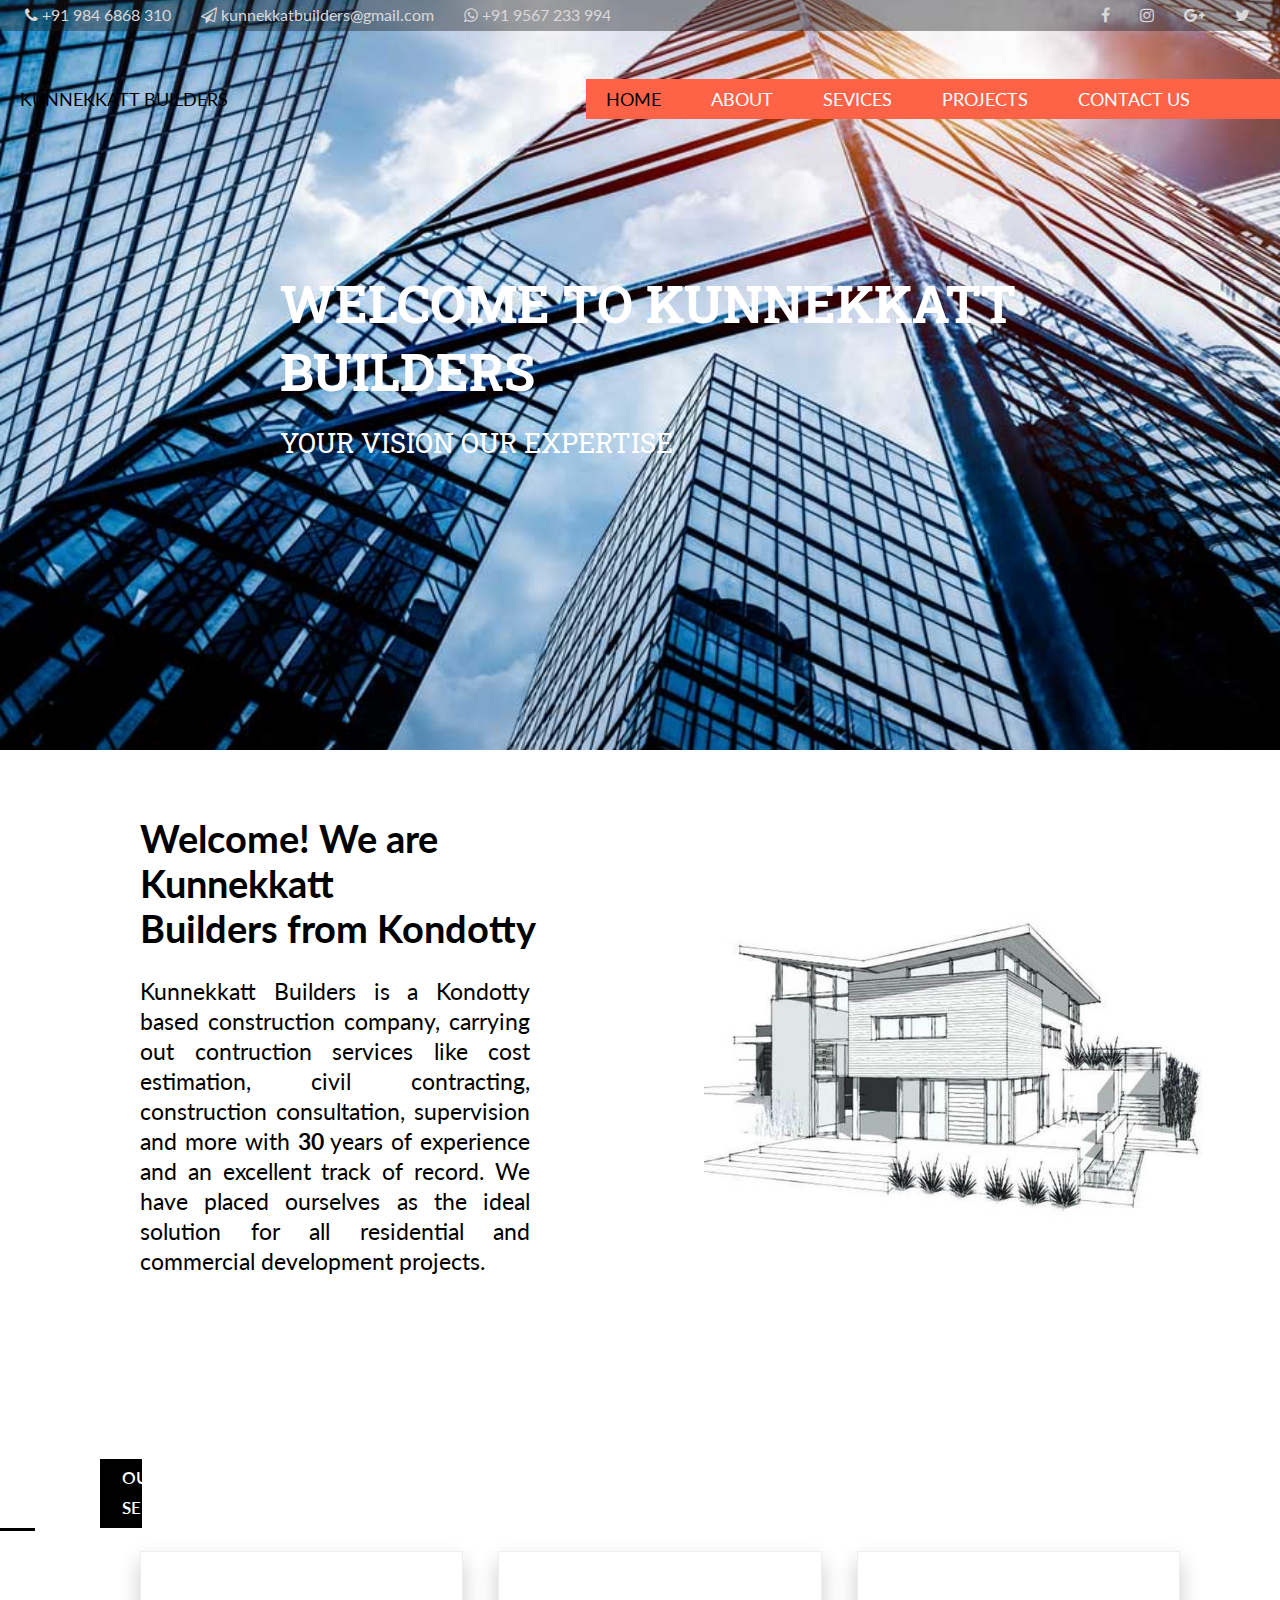
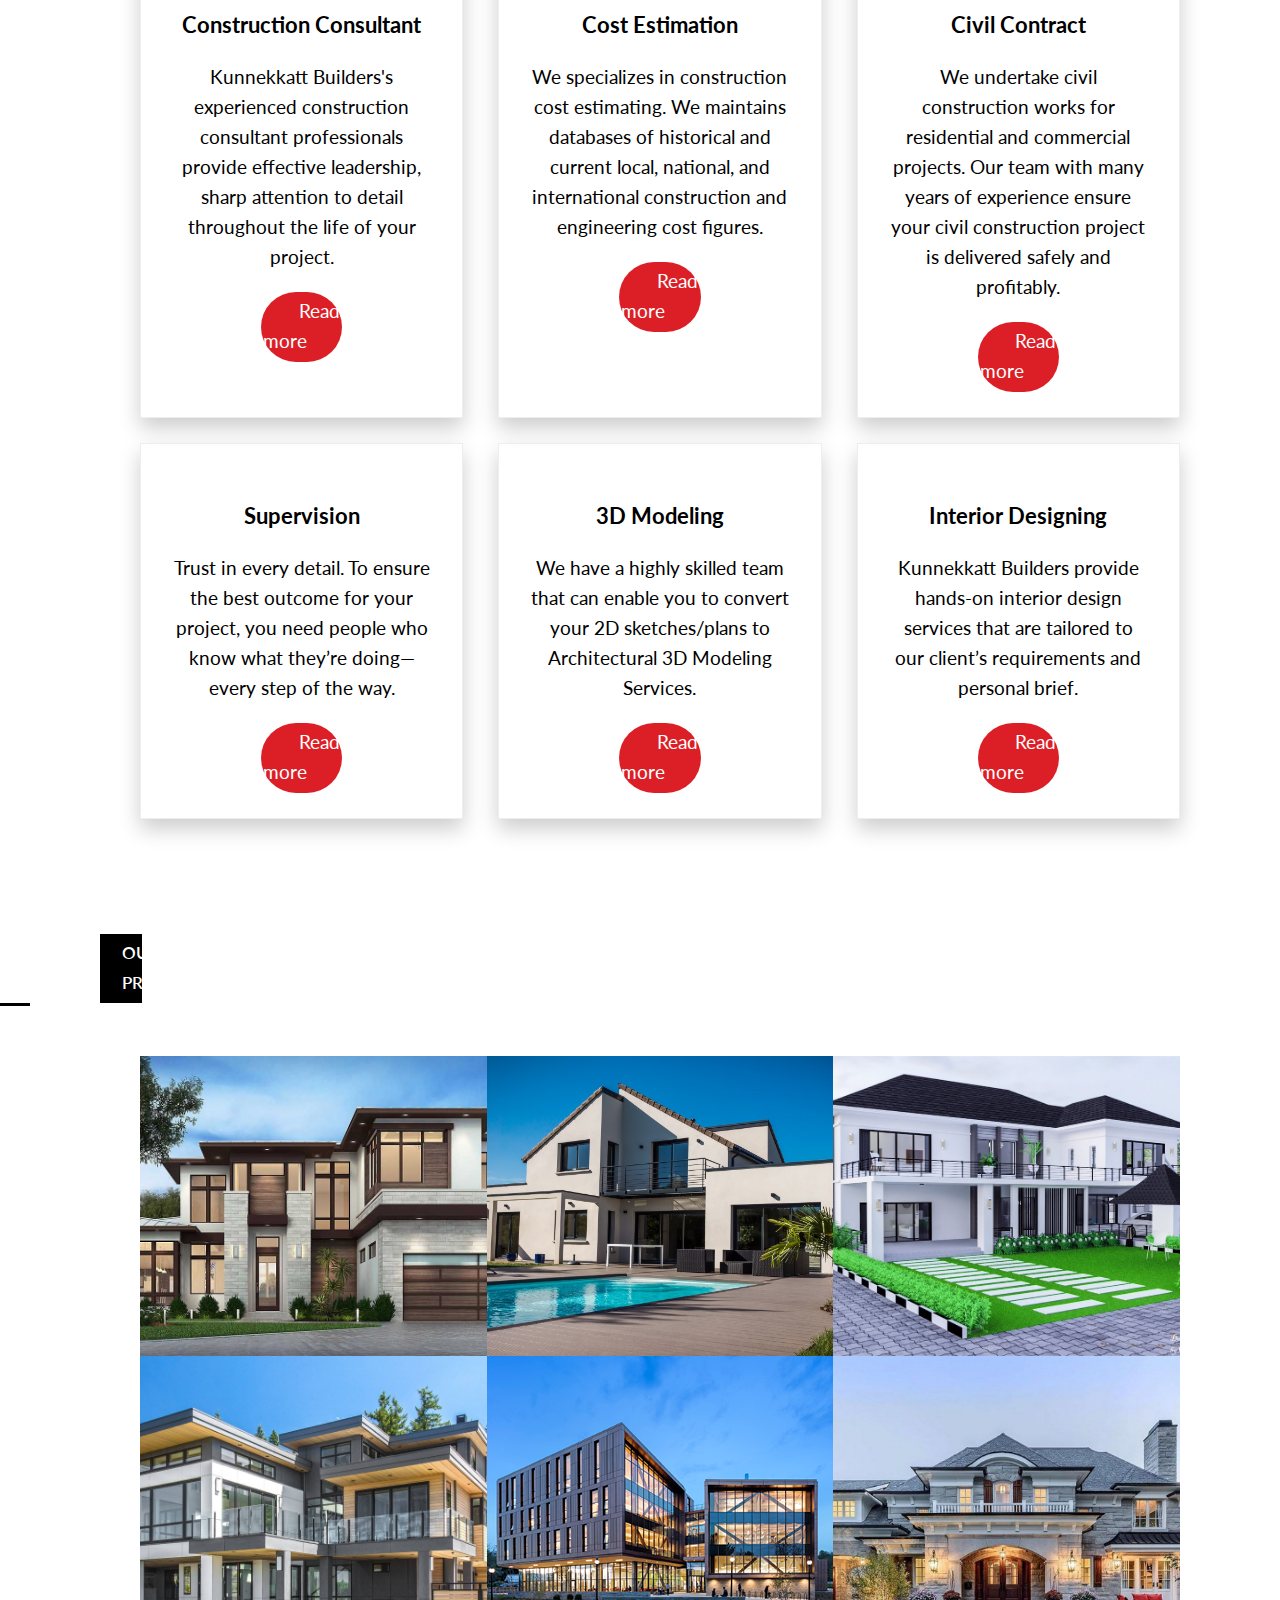
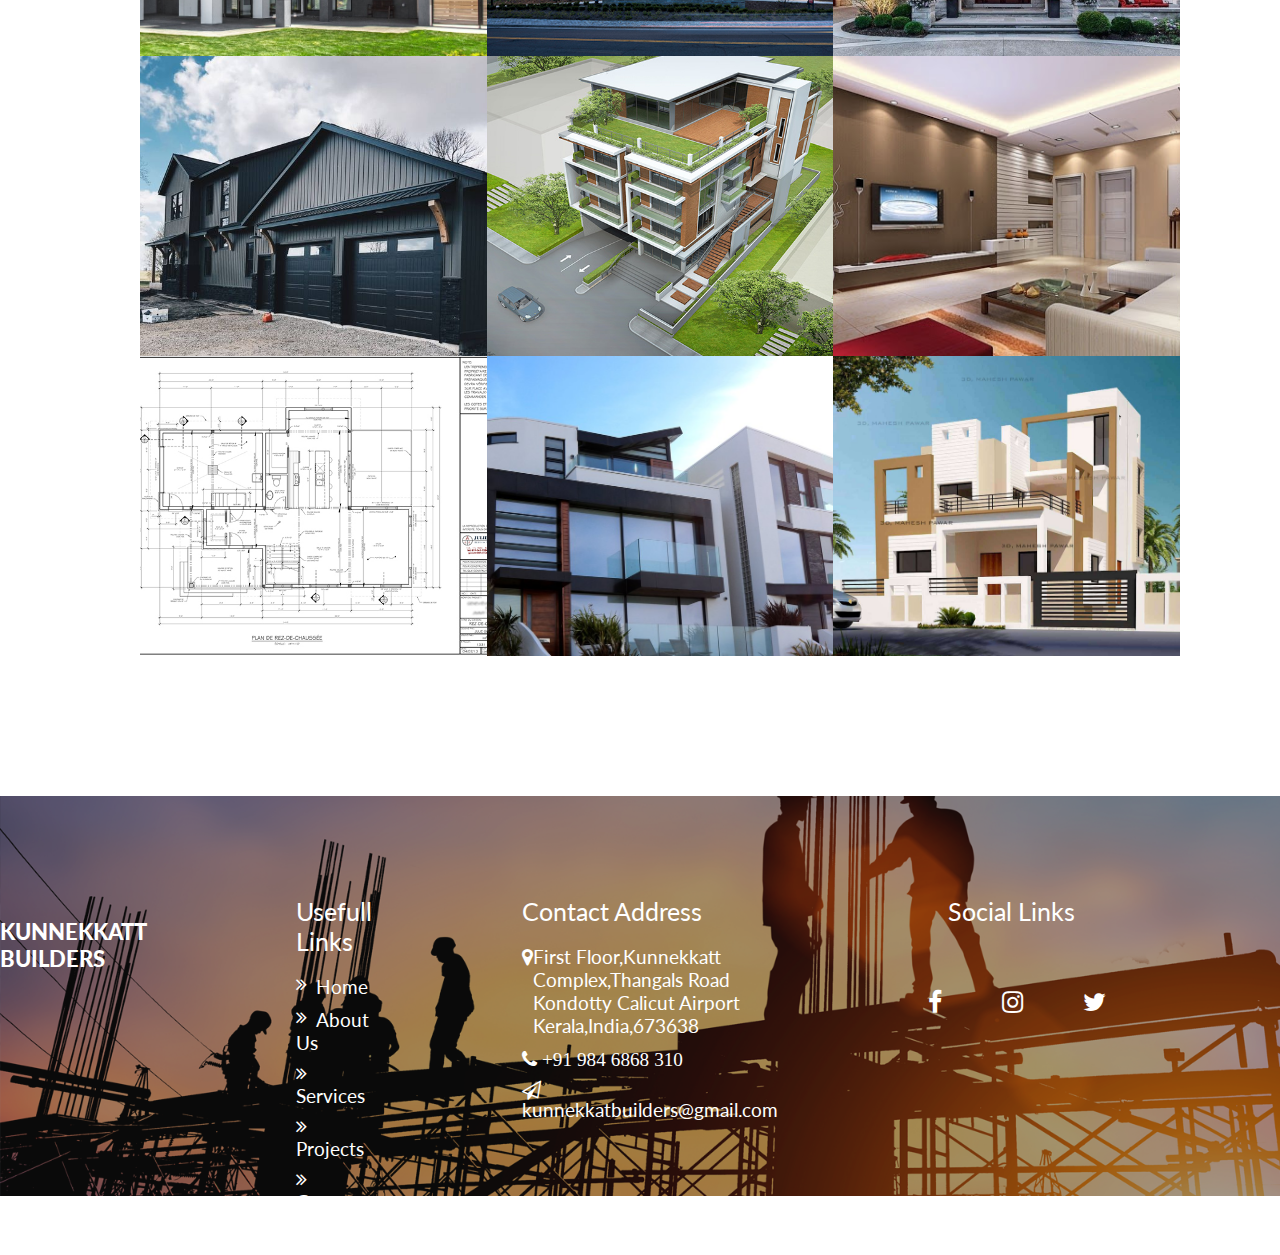
<file: home.html>
<!DOCTYPE html>
<html>
<head>
    <meta charset="utf-8" />
    <title>Kunnekkatt Builders</title>
    <link rel="stylesheet" href="styles.css">
    <link href="https://fonts.googleapis.com/css?family=Lato&display=swap" rel="stylesheet">
    <link rel="stylesheet" href="https://cdnjs.cloudflare.com/ajax/libs/font-awesome/4.7.0/css/font-awesome.min.css">
    <link href="https://fonts.googleapis.com/css2?family=Noto+Serif:wght@700&display=swap" rel="stylesheet">
    <link href="https://fonts.googleapis.com/css2?family=Noto+Serif:wght@400;700&display=swap" rel="stylesheet">
    <link href="https://fonts.googleapis.com/css2?family=Noto+Serif:wght@400;700&family=Roboto+Slab:wght@900&display=swap" rel="stylesheet">
    <link href="https://fonts.googleapis.com/css2?family=Noto+Serif:wght@400;700&family=Roboto+Slab:wght@400;900&display=swap" rel="stylesheet">
</head>
<body>
    <div class="container">

        <!--HEADER STARTS HERE...............................-->
        <div class="header">
            <div class="headercontent" style="background-image: url(images/shutterstock_526689706.jpg);"> 
                <div class="top">
                    <div class="topleft">
                        <div class="phone"><i class="fa fa-phone"></i> +91 984 6868 310</div>
                        <div class="mail"><i class="fa fa-paper-plane-o"></i><a href="mailto:fabinsha13.com"> kunnekkatbuilders@gmail.com</a></div>
                        <div class="watsap"><i class="fa fa-whatsapp"></i> +91 9567 233 994</div>
                    </div>
                    <div class="topright">
                        <div><i class="fa fa-facebook-f"></i></div>
                        <div><i class="fa fa-instagram"></i></div>
                        <div><i class="fa fa-google-plus"></i></div>
                        <div><i class="fa fa-twitter"></i></div>
                    </div>
                </div>
            
          
                <div class="nav-wrapper">
                    <div class="leftside">
                        <div class="cmpnyname">
                            <div>KUNNEKKATT BUILDERS</div>
                        </div>
                    </div>
                    <div class="rightside">
                        <div class="nav-link-wrapper active-nav-link"><a href="home.html">Home</a></div>
                        <div class="nav-link-wrapper"><a href="about.html">About</a></div>
                        <div class="nav-link-wrapper"><a href="services.html">Sevices</a></div>
                        <div class="nav-link-wrapper"><a href="Projects.html">Projects</a></div>
                        <div class="nav-link-wrapper"><a href="contact.html">Contact Us</a></div>
                    </div>
                </div>
                
                
                <div class="ttl">
                    <div class="bigttl"><h1>WELCOME TO KUNNEKKATT<br> BUILDERS</h1></div>
                    <div class="smllttl"><p>YOUR VISION OUR EXPERTISE</p></div>
                </div>
            </div>
        </div>
        <!--HEADER ENDS HERE................................-->

        <!--CONTENT STARTS HERE.............................-->    
        <div class="content" style="line-height: 30px;">
            
            
            <div class="wlcm-wrapper">
                <div class="wlcm">
                    <div class="wlcmhead"><h1 style="line-height: 45px;">Welcome! We are Kunnekkatt <br> Builders from Kondotty</h1></div>
                    <div class="wlcmcntnt"><p style="font-size: 1.2em;">Kunnekkatt Builders is a Kondotty based construction company, carrying out contruction services like cost estimation, civil contracting, construction consultation, supervision and more with <b>30</b> years of experience and an excellent track of record. We have placed ourselves as the ideal solution for all residential and commercial development projects.</p></div>
                    <div class="bttn"><a href="about.html">Read more</a></div>               
                </div>
            </div>


            <div class="srvc-wrappper">
                <div class="all-head-wrapper">
                    <div class="all-head">OUR SERVICES</div>
                </div>
                <div class="srvc-content-wrapper">
                    <div class="services-block-box">
                        <div class="services_card">
                            <h3>Construction Consultant</h3>
                            <p>Kunnekkatt Builders's experienced construction consultant professionals provide effective leadership, sharp attention to detail throughout the life of your project.</p>
                            <div class="bttn"><a href="services.html">Read more</a></div>
                        </div>
                    </div>
                    <div class="services-block-box">
                        <div class="services_card">
                            <h3>Cost Estimation</h3>
                            <p>We specializes in construction cost estimating. We maintains databases of historical and current local, national, and international construction and engineering cost figures.</p>
                            <div class="bttn"><a href="services.html">Read more</a></div>
                        </div>
                    </div>
                    <div class="services-block-box">
                        <div class="services_card">
                            <h3>Civil Contract</h3>
                            <p>We undertake civil construction works for residential and commercial projects. Our team with many years of experience ensure your civil construction project is delivered safely and profitably.</p>
                            <div class="bttn"><a href="services.html">Read more</a></div>
                        </div>
                    </div>
                    <div class="services-block-box">
                        <div class="services_card">
                            <h3>Supervision</h3>
                            <p>Trust in every detail. To ensure the best outcome for your project, you need people who know what they’re doing—every step of the way.</p>
                            <div class="bttn"><a href="services.html">Read more</a></div>
                        </div>
                    </div>
                    <div class="services-block-box">
                        <div class="services_card">
                            <h3>3D Modeling</h3>
                            <p>We have a highly skilled team that can enable you to convert your 2D sketches/plans to Architectural 3D Modeling Services.</p>
                            <div class="bttn"><a href="services.html">Read more</a></div>
                        </div>
                    </div>
                    <div class="services-block-box">
                        <div class="services_card">
                            <h3>Interior Designing</h3>
                            <p>Kunnekkatt Builders provide hands-on interior design services that are tailored to our client’s requirements and personal brief. </p>
                            <div class="bttn"><a href="services.html">Read more</a></div>
                        </div>
                    </div>
                </div>    
            </div>
            
            
            <div class="prjct-wrapper">
                <div class="all-head-wrapper">
                    <div class="all-head">OUR PROJECTS</div>
                </div>
                <div class="prjct-body">
                    <div class="prjct-img-wrapper">
                        <div class="prjct-img" style="background-image: url(images/2bfb6b646097abbc26d218b78370c5c9.jpg)"></div>
                        <div class="prjct-img" style="background-image: url(images/9-villa-confort-piscine.jpg)"></div>
                        <div class="prjct-img" style="background-image: url(images/ERtLDCkWoAI2coh.jpg)"></div>
                        <div class="prjct-img" style="background-image: url(images/contemporary-exterior.jpg)"></div>
                        <div class="prjct-img" style="background-image: url(images/DB_Cover_image.jpg)"></div>
                        <div class="prjct-img" style="background-image: url(images/eedbc9b8a2ed9a0d37d1a41cf922e0d9.jpg);background-position:  bottom center;"></div>
                        <div class="prjct-img" style="background-image: url(images/9-villa-confort-piscine1.jpg)"></div>
                        <div class="prjct-img" style="background-image: url(images/3d-architectural-models.jpg)"></div>
                        <div class="prjct-img" style="background-image: url(images/unnamed5.jpg)"></div> 
                        <div class="prjct-img" style="background-image: url(images/plans-de-maison-drummondville-architecture-dessin-et.jpg)"></div>
                        <div class="prjct-img" style="background-image: url(images/pexels-photo-323780.jpeg)"></div>
                        <div class="prjct-img" style="background-image: url(images/mmm.jpg)"></div>
                    </div>
                    <div class="more">
                        <div class="bttn"><a href="projects.html">More</a></div>
                    </div>
                </div>
            </div>
        </div>
        <!--CONTENT ENDS HERE........................-->

        <!--FOOT STARTS HERE.........................-->
        <div class="foot">
            <div class="foot-wrapper">
                <div class="foot-cntnt-wrapper">
                    <div class="foot-cntnt">
                
                
                
                        <div class="foot-head-wrapper">
                            <div class="foot-head-cntnt"><h3><b>KUNNEKKATT BUILDERS</b></h3></div>
                        </div>
                    
                    
                        <div class="foot-link-wrapper">
                            <div class="foot-cntnt-head">Usefull Links</div>
                            <ul class="foot-link-cntnt" style="list-style-type: none;">
                                <li><a href="home.html" style="text-decoration: none;color: white;">Home</a></li>
                                <li><a href="about.html" style="text-decoration: none;color: white;">About Us</a></li>
                                <li><a href="services.html" style="text-decoration: none;color: white;">Services</a></li>
                                <li><a href="projets.html" style="text-decoration: none;color: white;">Projects</a></li>
                                <li><a href="contact.html" style="text-decoration: none;color: white;">Contact Us</a></li>
                            </ul>                            
                            
                        </div>
                    
                    
                        <div class="foot-cntct-wrapper">
                            <div class="foot-cntnt-head">Contact Address</div>
                            <ul class="foot-cntct-cntnt" style="list-style-type: none;">
                                <li class="ad">
                                    <div class="adicon"><i class="fa fa-map-marker"></i></div>
                                    <div class="adad"> First Floor,Kunnekkatt<br>   Complex,Thangals Road<br>   Kondotty Calicut Airport<br>   Kerala,India,673638</div>
                                </li>
                                <li class="ph"><i class="fa fa-phone"> +91 984 6868 310</i></li>
                                <li class="ma"><i class="fa fa-paper-plane-o"><a href="mailto:kunnekkatbuilders@gmail.com" style="text-decoration: none;color: white;font-family: Lato,sans-serif;"> kunnekkatbuilders@gmail.com</a></i></li>
                            </ul>
                        </div>
                    
                    
                        <div class="foot-scl-wrapper">
                            <div class="foot-cntnt-head">Social Links</div>
                            <div class="foot-scl-cntnt">
                                <div><i class="fa fa-facebook-f"></i></div>
                                <div><i class="fa fa-instagram"></i></div>
                                <div><i class="fa fa-twitter"></i></div>                     
                            </div>
                        </div>
                    </div>    
                </div>
            </div>
        </div>
        <!--FOOT ENDS HERE....................................-->
    </div>
</body>
</html>
</file>
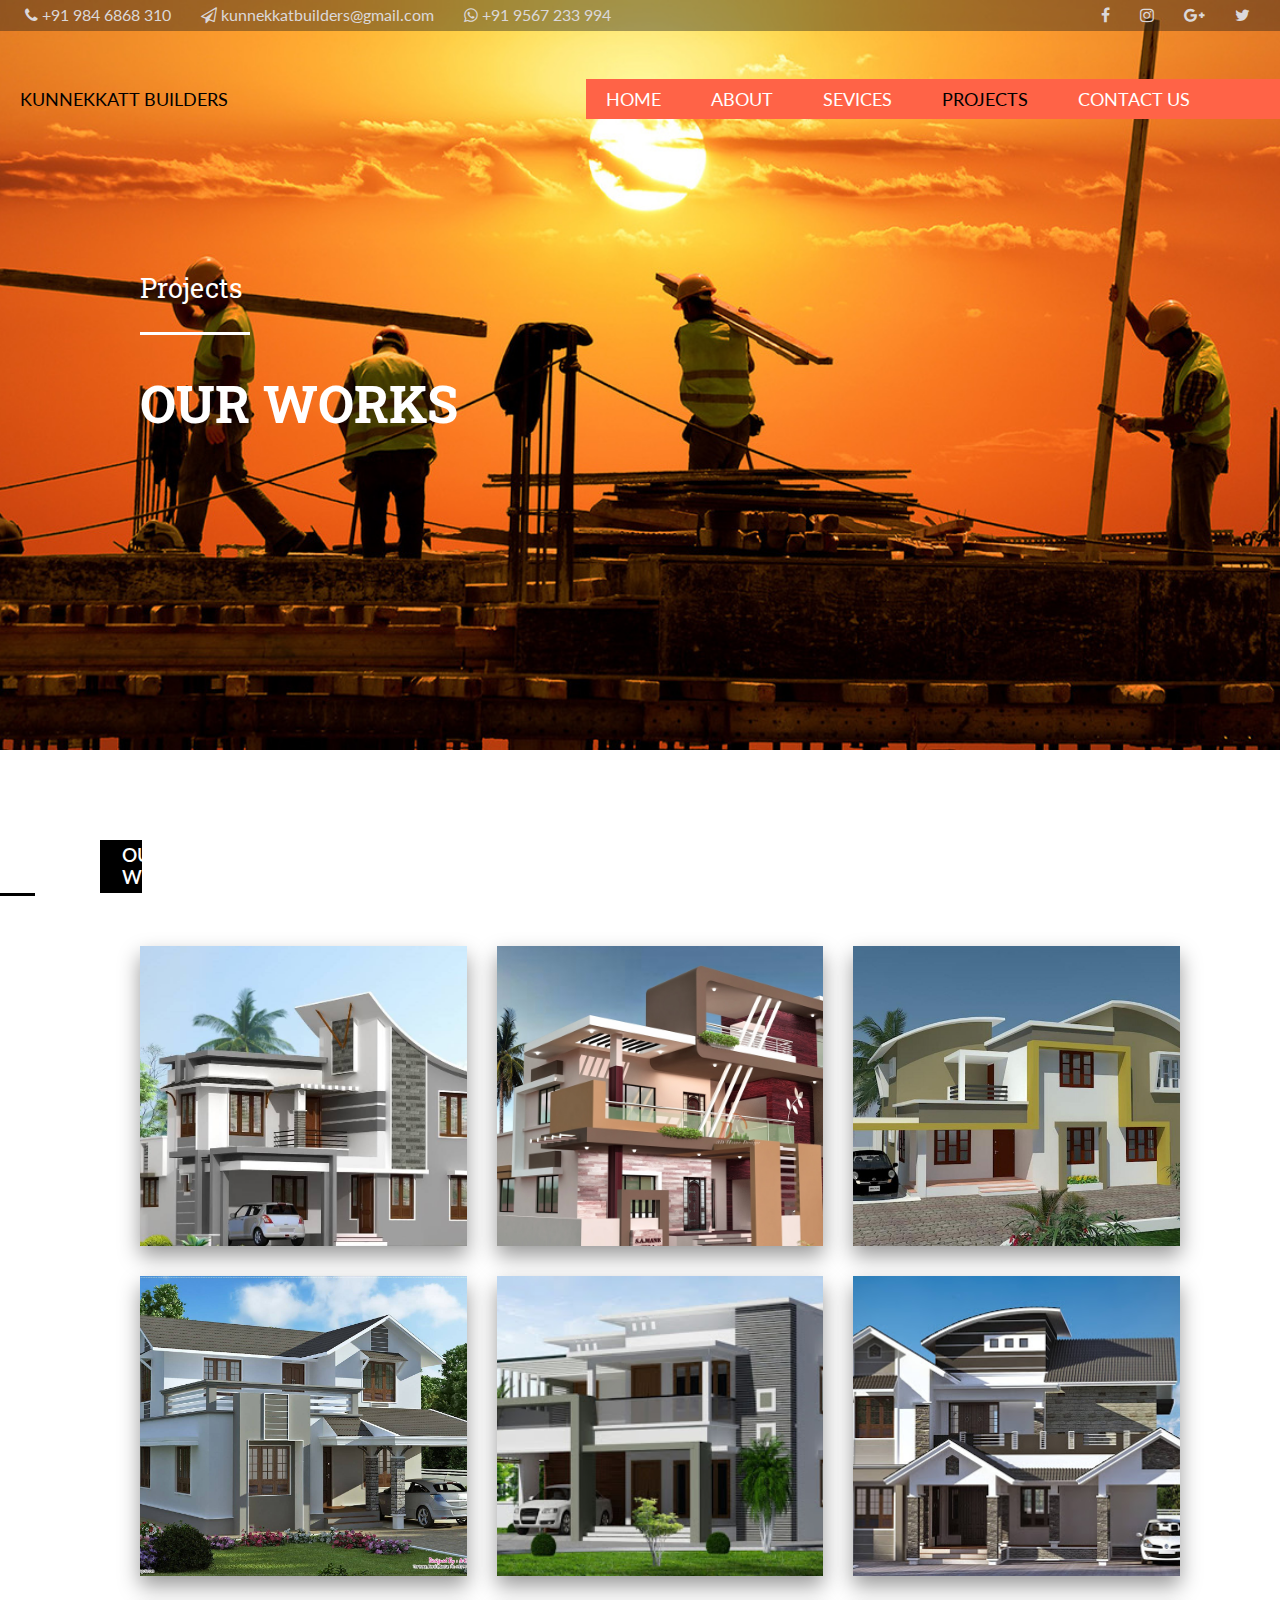
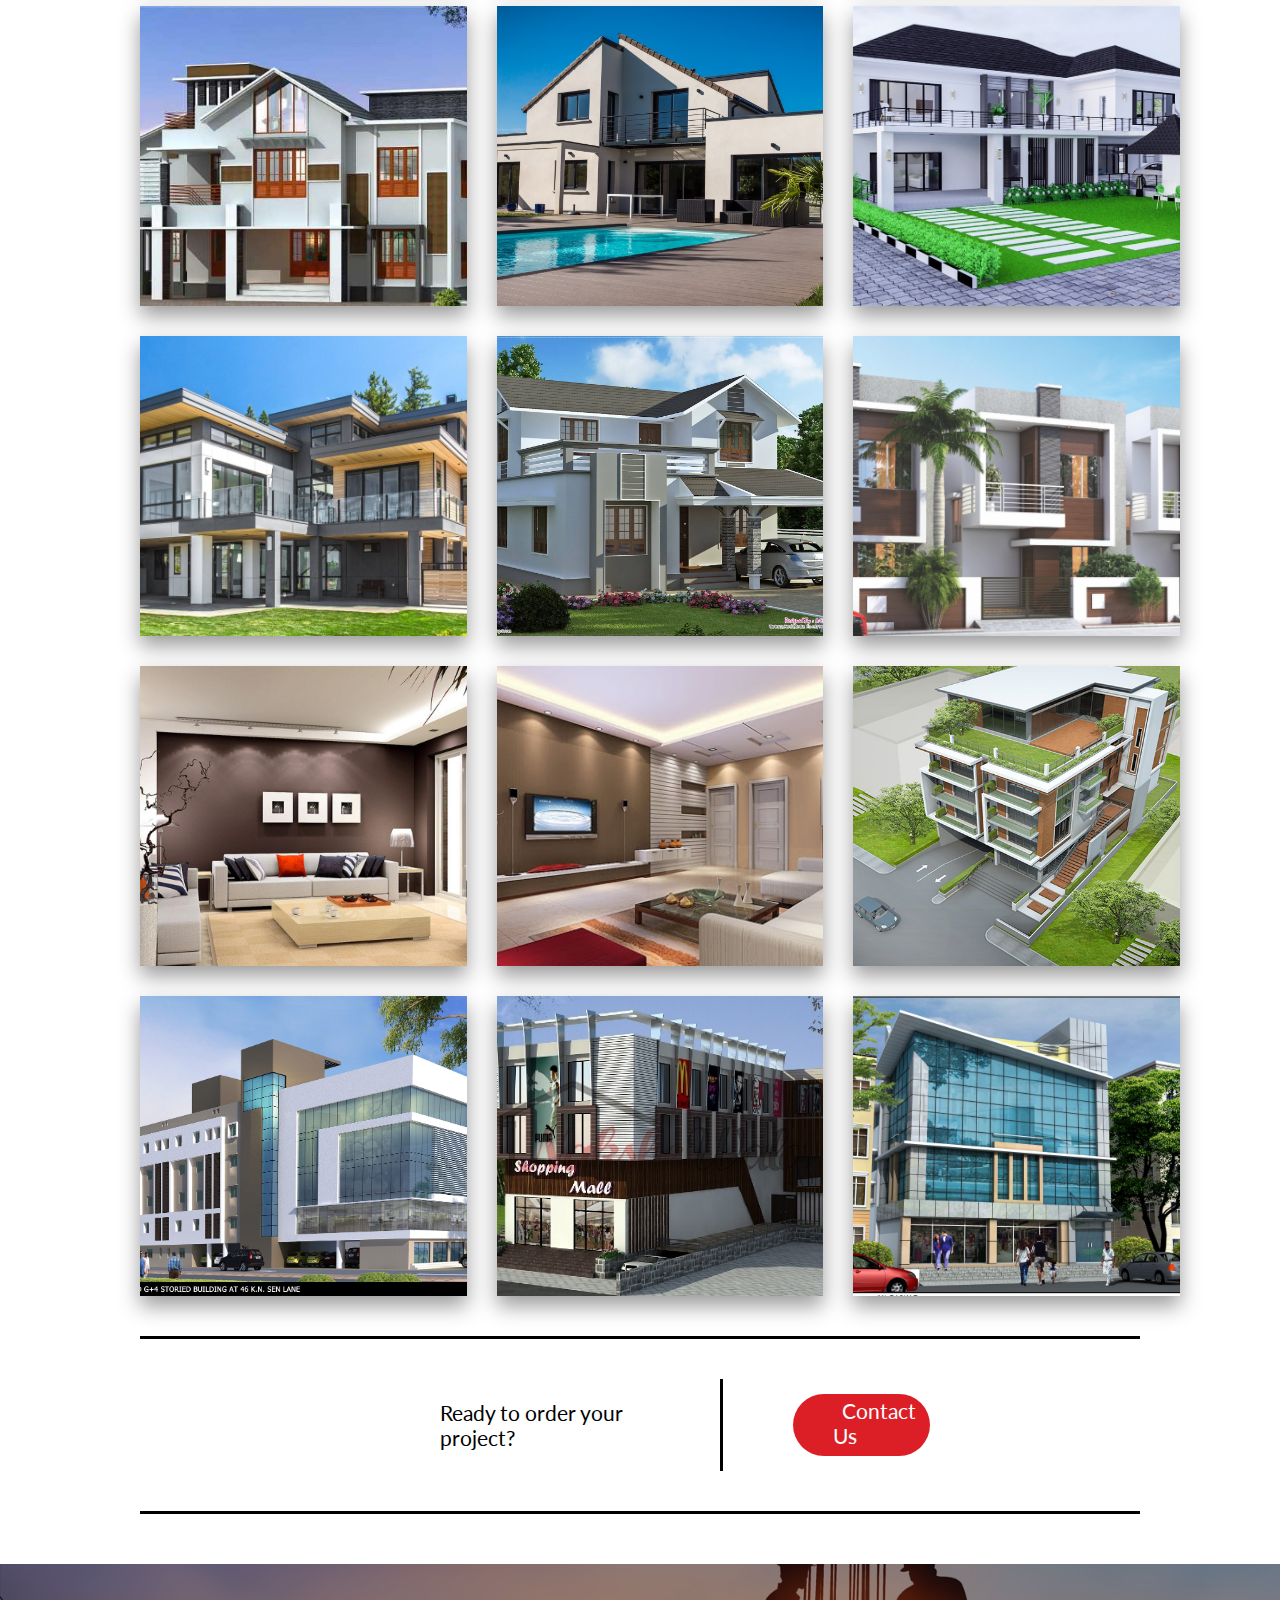
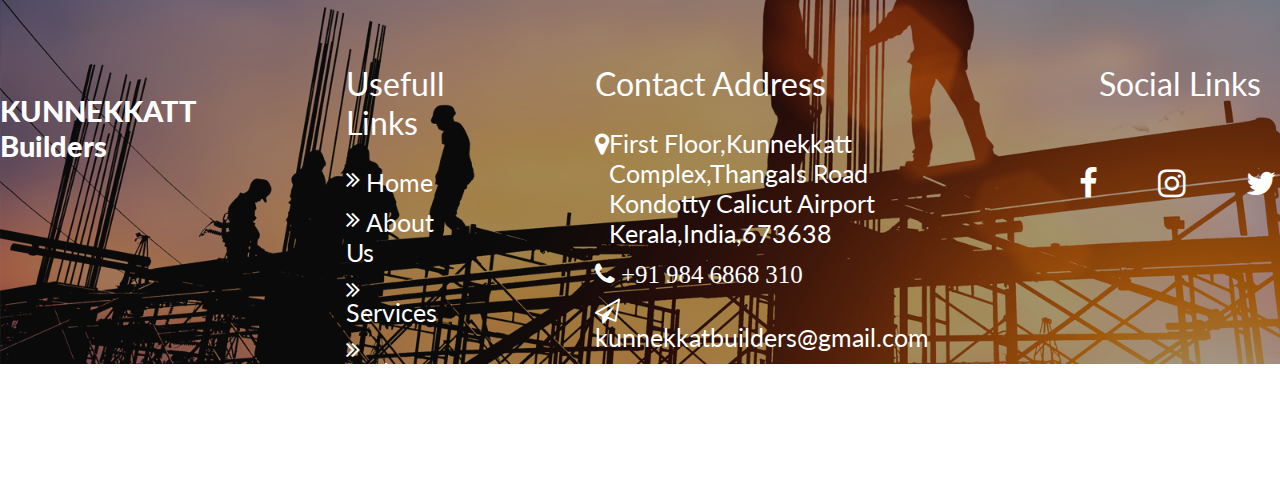
<file: projects.html>
<!DOCTYPE html>
<html>
<head>
    <meta charset="utf-8" />
    <title>Kunnekkatt Builders</title>
    <link rel="stylesheet" href="styles.css">
    <link href="https://fonts.googleapis.com/css?family=Lato&display=swap" rel="stylesheet">
    <link rel="stylesheet" href="https://cdnjs.cloudflare.com/ajax/libs/font-awesome/4.7.0/css/font-awesome.min.css">
    <link href="https://fonts.googleapis.com/css2?family=Noto+Serif:wght@700&display=swap" rel="stylesheet">
    <link href="https://fonts.googleapis.com/css2?family=Noto+Serif:wght@400;700&display=swap" rel="stylesheet">
    <link href="https://fonts.googleapis.com/css2?family=Noto+Serif:wght@400;700&family=Roboto+Slab:wght@900&display=swap" rel="stylesheet">
    <link href="https://fonts.googleapis.com/css2?family=Noto+Serif:wght@400;700&family=Roboto+Slab:wght@400;900&display=swap" rel="stylesheet">
</head>
<body>
    <div class="container">

        <!--HEADER STARTS HERE...............................-->
        <div class="header">
            <div class="headercontent" style="background-image: url(images/banner_about_company.jpg);"> 
                <div class="top">
                    <div class="topleft">
                        <div class="phone"><i class="fa fa-phone"></i> +91 984 6868 310</div>
                        <div class="mail"><i class="fa fa-paper-plane-o"></i><a href="mailto:fabinsha13.com"> kunnekkatbuilders@gmail.com</a></div>
                        <div class="watsap"><i class="fa fa-whatsapp"></i> +91 9567 233 994</div>
                    </div>
                    <div class="topright">
                        <div><i class="fa fa-facebook-f"></i></div>
                        <div><i class="fa fa-instagram"></i></div>
                        <div><i class="fa fa-google-plus"></i></div>
                        <div><i class="fa fa-twitter"></i></div>
                    </div>
                </div>
            
          
                <div class="nav-wrapper">
                    <div class="leftside">
                        <div class="cmpnyname">
                            <div>KUNNEKKATT BUILDERS</div>
                        </div>
                    </div>
                    <div class="rightside">
                        <div class="nav-link-wrapper"><a href="home.html">Home</a></div>
                        <div class="nav-link-wrapper"><a href="about.html">About</a></div>
                        <div class="nav-link-wrapper"><a href="services.html">Sevices</a></div>
                        <div class="nav-link-wrapper active-nav-link"><a href="Projects.html">Projects</a></div>
                        <div class="nav-link-wrapper"><a href="contact.html">Contact Us</a></div>
                    </div>
                </div>
                
                
                <div class="ttl">
                    <div class="subsmllttl"><p>Projects</p></div>
                    <div class="subbigttl"><h1>OUR WORKS</h1></div>
                </div>
            </div>
        </div>
        <!--HEADER ENDS HERE................................-->
        <div class="content" style="font-size: 1.3em;">
            
            <div class="project-wrapper">
                <div class="all-head-wrapper">
                    <div class="all-head">OUR WORKS</div>
                </div>
                <div class="prjct-body">
                    <div class="project-img-wrapper">

                        <div class="img-wrapper">
                            <div class="prjct-img" style="background-image: url(images/projects/home-building-design-first-floor-together_149561.jpg)"></div>
                            <div class="text-wrapper">
                                <h3>Mohammed Ali</h3>
                                <p style="font-size: 0.9em;">Design/Construction</p>
                            </div>
                        </div>
                        <div class="img-wrapper">
                            <div class="prjct-img" style="background-image: url(images/projects/maxresdefaul.jpg)"></div>
                            <div class="text-wrapper">
                                <h3>Kareem Kottappuram</h3>
                                <p style="font-size: 0.9em;">Design/Construction</p>
                            </div>
                        </div>
                        <div class="img-wrapper">
                            <div class="prjct-img" style="background-image: url(images/projects/f903b84502b510489ba69a6e5d0dd454.jpg)"></div>
                            <div class="text-wrapper">
                                <h3>Hamza Kizhissery</h3>
                                <p style="font-size: 0.9em;">Rennovation</p>
                            </div>
                        </div>
                        <div class="img-wrapper">
                            <div class="prjct-img" style="background-image: url(images/projects/storey-modern-house-designs-floor-plans-philippines_324477.jpg)"></div>
                            <div class="text-wrapper">
                                <h3>Hameed Kondotty</h3>
                                <p style="font-size: 0.9em;">Design/Infrastructure</p>
                            </div>
                        </div>
                        <div class="img-wrapper">
                            <div class="prjct-img" style="background-image: url(images/projects/unname.jpg)"></div>
                            <div class="text-wrapper">
                                <h3>Saleem Kunnumpuram</h3>
                                <p style="font-size: 0.9em;">Design/Exterior</p>
                            </div>
                        </div>
                        <div class="img-wrapper">
                            <div class="prjct-img" style="background-image: url(images/projects/unnamed11.jpg)"></div>
                            <div class="text-wrapper">
                                <h3>Sharafudheen Mongam</h3>
                                <p style="font-size: 0.9em;">Design/Exterior</p>
                            </div>
                        </div>
                        <div class="img-wrapper">
                            <div class="prjct-img" style="background-image: url(images/projects/screen-6.jpg)"></div>
                            <div class="text-wrapper">
                                <h3>Iqbal Malappuram</h3>
                                <p style="font-size: 0.9em;">Design/Exterior</p>
                            </div>
                        </div>
                        <div class="img-wrapper">
                            <div class="prjct-img" style="background-image: url(images/9-villa-confort-piscine.jpg)"></div>
                            <div class="text-wrapper">
                                <h3>Sakkeer Areekode</h3>
                                <p style="font-size: 0.9em;">Rennovation</p>
                            </div>
                        </div>
                        <div class="img-wrapper">
                            <div class="prjct-img" style="background-image: url(images/ERtLDCkWoAI2coh.jpg)"></div>
                            <div class="text-wrapper">
                                <h3>Babu Pulikkal</h3>
                                <p style="font-size: 0.9em;">Design/Construction</p>
                            </div>
                        </div>
                        <div class="img-wrapper">
                            <div class="prjct-img" style="background-image: url(images/contemporary-exterior.jpg)"></div>
                            <div class="text-wrapper">
                                <h3>Jamal Tharayittal</h3>
                                <p style="font-size: 0.9em;">Design/Infrastructure</p>
                            </div>
                        </div>
                        <div class="img-wrapper">
                            <div class="prjct-img" style="background-image: url(images/projects/storey-modern-house-designs-floor-plans-philippines_324477.jpg)"></div>
                            <div class="text-wrapper">
                                <h3>Hassan Kondotty</h3>
                                <p style="font-size: 0.9em;">Design/Construction</p>
                            </div>
                        </div>
                        <div class="img-wrapper">
                            <div class="prjct-img" style="background-image: url(images/projects/2.jpg)"></div>
                            <div class="text-wrapper">
                                <h3>AK Apartments Kondotty</h3>
                                <p style="font-size: 0.9em;">Construction</p>
                            </div>
                        </div>
                        <div class="img-wrapper">
                            <div class="prjct-img" style="background-image: url(images/Interior-Decor01.jpg)"></div>
                            <div class="text-wrapper">
                                <h3>Jabbar Kottukara</h3>
                                <p style="font-size: 0.9em;">Rennovtion</p>
                            </div>
                        </div>
                        <div class="img-wrapper">
                            <div class="prjct-img" style="background-image: url(images/unnamed5.jpg)"></div> 
                            <div class="text-wrapper">
                                <h3>Salam Karippur</h3>
                                <p style="font-size: 0.9em;">Design</p>
                            </div>
                        </div>
                        <div class="img-wrapper">
                            <div class="prjct-img" style="background-image: url(images/3d-architectural-models.jpg)"></div>
                            <div class="text-wrapper">
                                <h3>Dreams Apartments</h3>
                                <p style="font-size: 0.9em;">Design</p>
                            </div>
                        </div>
                        <div class="img-wrapper">
                            <div class="prjct-img" style="background-image: url(images/projects/hqlwhhvt.jpg)"></div>
                            <div class="text-wrapper">
                                <h3>EC Complex Kottakkal</h3>
                                <p style="font-size: 0.9em;">Design/Construction</p>
                            </div>
                        </div>
                        <div class="img-wrapper">
                            <div class="prjct-img" style="background-image: url(images/projects/7995Commercial_Complex_Design_L.jpg)"></div>
                            <div class="text-wrapper">
                                <h3>Shopping Mall Pulikkal</h3>
                                <p style="font-size: 0.9em;">Construction</p>
                            </div>
                        </div>
                        <div class="img-wrapper">
                            <div class="prjct-img" style="background-image: url(images/projects/182013111118.jpg)"></div>
                            <div class="text-wrapper">
                                <h3>Shopping Complex Kondotty</h3>
                                <p style="font-size: 0.9em;">Construction</p>
                            </div>
                        </div>                        
                        
                    </div>
            </div>

            <div class="ready-wrapper">
                <div class="ready-cntnt-wrapper">
                    <div class="ready-cntnt"><p>Ready to order your project?</p></div>
                    <div class="bttn"><a href="contact.html">Contact Us</a></div>
                </div>    
            </div>       
        
        </div>
        <!--FOOT STARTS HERE.........................-->
        <div class="foot">
            <div class="foot-wrapper">
                <div class="foot-cntnt-wrapper">
                    <div class="foot-cntnt">
                
                
                
                        <div class="foot-head-wrapper">
                            <div class="foot-head-cntnt"><h3><b>KUNNEKKATT Builders</b></h3></div>
                        </div>
                    
                    
                        <div class="foot-link-wrapper">
                            <div class="foot-cntnt-head">Usefull Links</div>
                            <ul class="foot-link-cntnt" style="list-style-type: none;">
                                <li><a href="home.html" style="text-decoration: none;color: white;">Home</a></li>
                                <li><a href="about.html" style="text-decoration: none;color: white;">About Us</a></li>
                                <li><a href="services.html" style="text-decoration: none;color: white;">Services</a></li>
                                <li><a href="projets.html" style="text-decoration: none;color: white;">Projects</a></li>
                                <li><a href="contact.html" style="text-decoration: none;color: white;">Contact Us</a></li>
                            </ul>                            
                            
                        </div>
                    
                    
                        <div class="foot-cntct-wrapper">
                            <div class="foot-cntnt-head">Contact Address</div>
                            <ul class="foot-cntct-cntnt" style="list-style-type: none;">
                                <li class="ad">
                                    <div class="adicon"><i class="fa fa-map-marker"></i></div>
                                    <div class="adad"> First Floor,Kunnekkatt<br>   Complex,Thangals Road<br>   Kondotty Calicut Airport<br>   Kerala,India,673638</div>
                                </li>
                                <li class="ph"><i class="fa fa-phone"> +91 984 6868 310</i></li>
                                <li class="ma"><i class="fa fa-paper-plane-o"><a href="mailto:kunnekkatbuilders@gmail.com" style="text-decoration: none;color: white;font-family: Lato,sans-serif;"> kunnekkatbuilders@gmail.com</a></i></li>
                            </ul>
                        </div>
                    
                    
                        <div class="foot-scl-wrapper">
                            <div class="foot-cntnt-head">Social Links</div>
                            <div class="foot-scl-cntnt">
                                <div><i class="fa fa-facebook-f"></i></div>
                                <div><i class="fa fa-instagram"></i></div>
                                <div><i class="fa fa-twitter"></i></div>                     
                            </div>
                        </div>
                    </div>    
                </div>
            </div>
        </div>
        <!--FOOT ENDS HERE....................................-->
    </div>
</body>
<script>
    const imgitems = document.querySelectorAll('.img-wrapper')
    imgitems.forEach(item => {
        item.addEventListener('mouseover', () => {
            item.childnodes[1].classList.add('img-darken');
        })
        item.addEventListener('mouseout', () => {
            item.childNodes[1].classList.remove('img-darken');
        })
    })
</script>
</html>
</file>
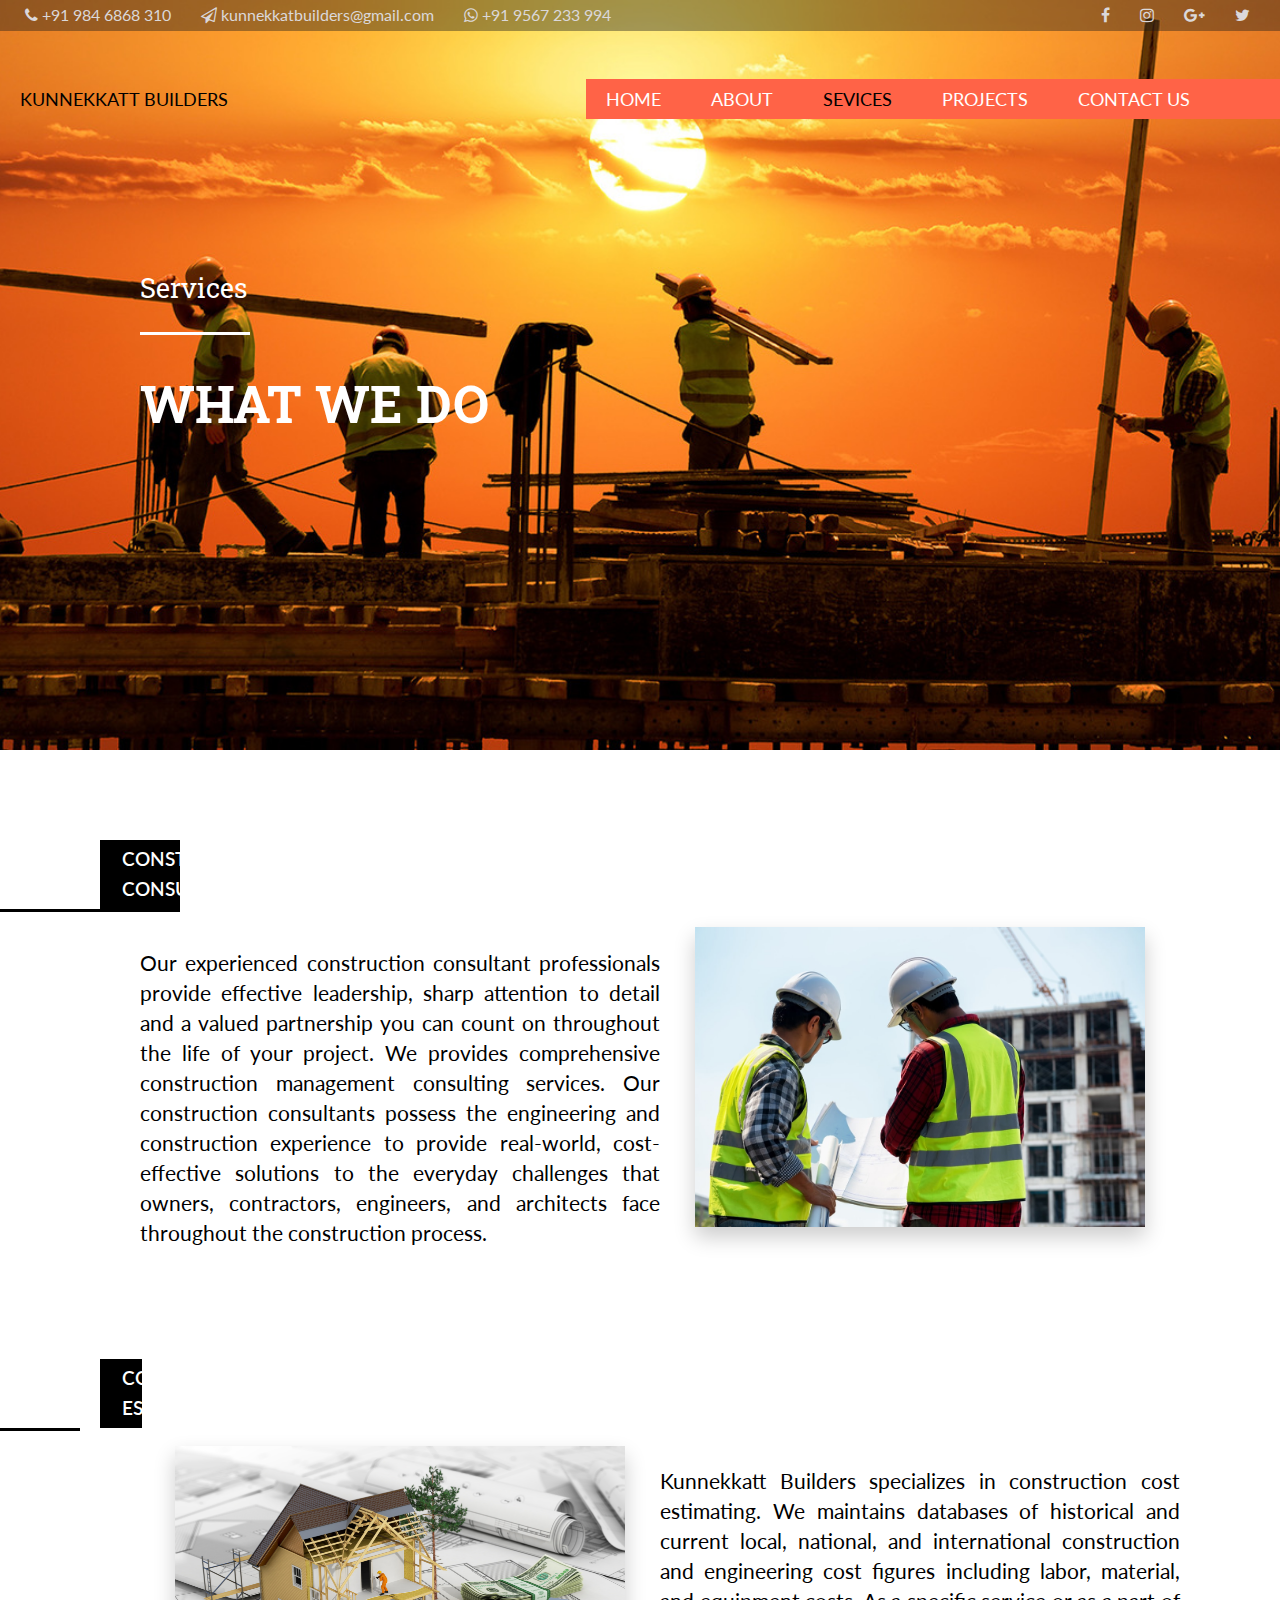
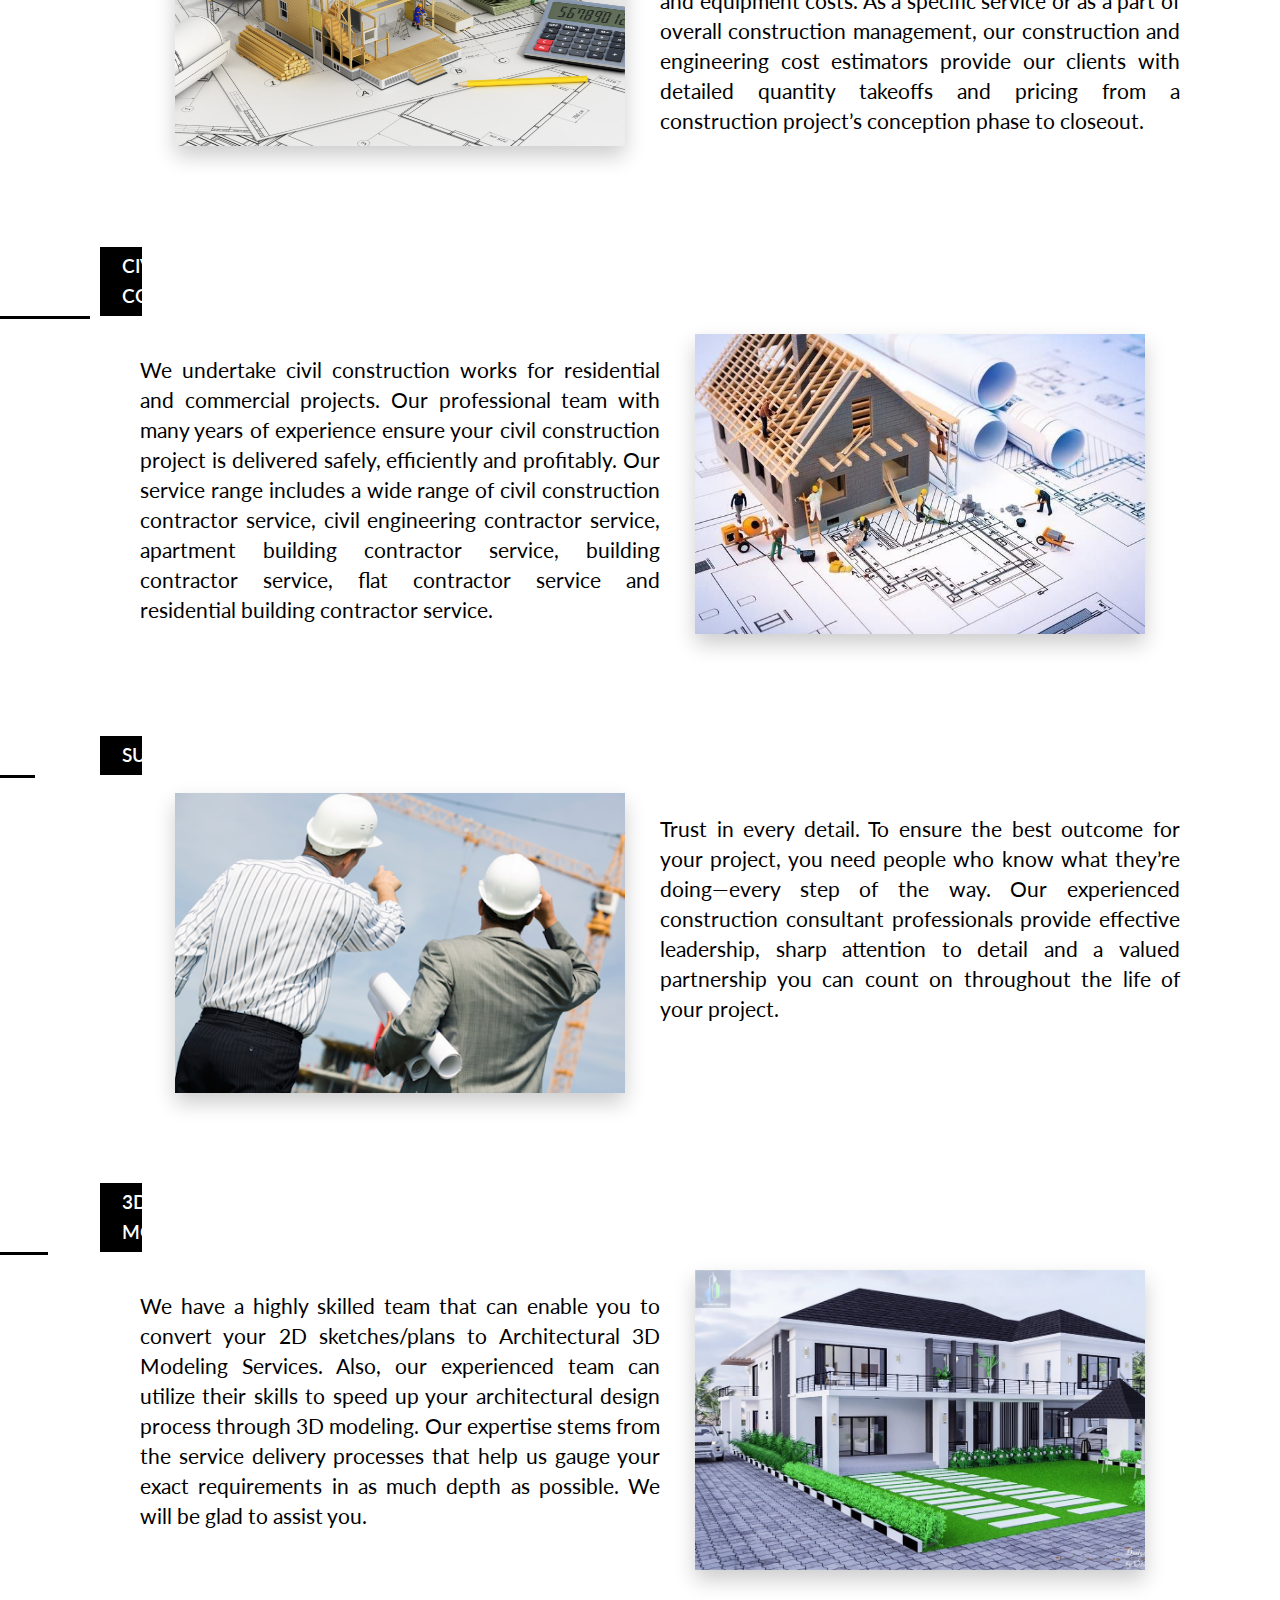
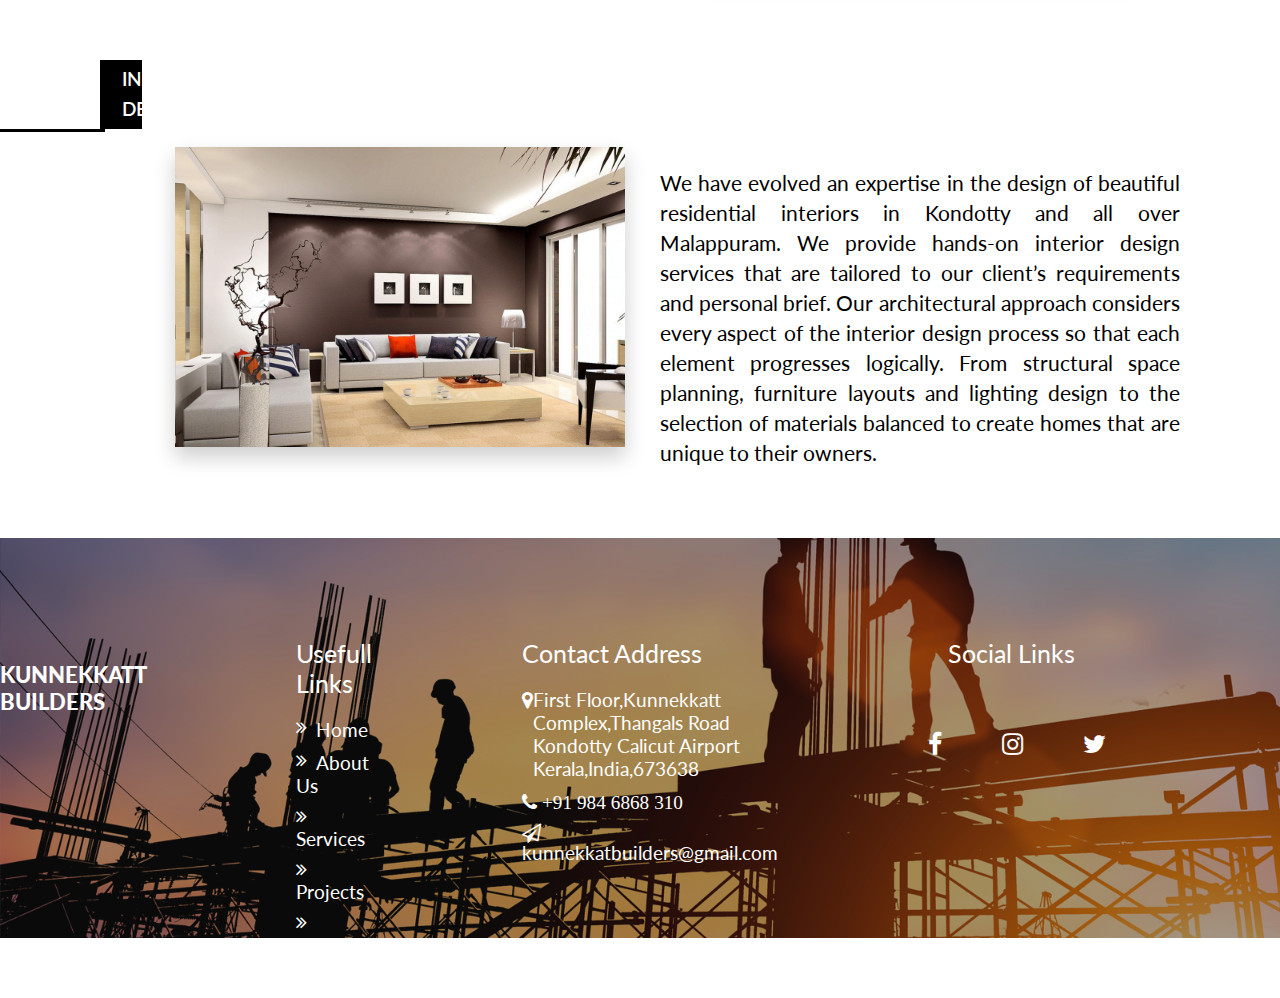
<file: services.html>
<!DOCTYPE html>
<html>
<head>
    <meta charset="utf-8" />
    <title>Kunnekkatt Builders</title>
    <link rel="stylesheet" href="styles.css">
    <link href="https://fonts.googleapis.com/css?family=Lato&display=swap" rel="stylesheet">
    <link rel="stylesheet" href="https://cdnjs.cloudflare.com/ajax/libs/font-awesome/4.7.0/css/font-awesome.min.css">
    <link href="https://fonts.googleapis.com/css2?family=Noto+Serif:wght@700&display=swap" rel="stylesheet">
    <link href="https://fonts.googleapis.com/css2?family=Noto+Serif:wght@400;700&display=swap" rel="stylesheet">
    <link href="https://fonts.googleapis.com/css2?family=Noto+Serif:wght@400;700&family=Roboto+Slab:wght@900&display=swap" rel="stylesheet">
    <link href="https://fonts.googleapis.com/css2?family=Noto+Serif:wght@400;700&family=Roboto+Slab:wght@400;900&display=swap" rel="stylesheet">
</head>
<body>
    <div class="container">

        <!--HEADER STARTS HERE...............................-->
        <div class="header">
            <div class="headercontent" style="background-image: url(images/banner_about_company.jpg);"> 
                <div class="top">
                    <div class="topleft">
                        <div class="phone"><i class="fa fa-phone"></i> +91 984 6868 310</div>
                        <div class="mail"><i class="fa fa-paper-plane-o"></i><a href="mailto:fabinsha13.com"> kunnekkatbuilders@gmail.com</a></div>
                        <div class="watsap"><i class="fa fa-whatsapp"></i> +91 9567 233 994</div>
                    </div>
                    <div class="topright">
                        <div><i class="fa fa-facebook-f"></i></div>
                        <div><i class="fa fa-instagram"></i></div>
                        <div><i class="fa fa-google-plus"></i></div>
                        <div><i class="fa fa-twitter"></i></div>
                    </div>
                </div>
            
          
                <div class="nav-wrapper">
                    <div class="leftside">
                        <div class="cmpnyname">
                            <div>KUNNEKKATT BUILDERS</div>
                        </div>
                    </div>
                    <div class="rightside">
                        <div class="nav-link-wrapper"><a href="home.html">Home</a></div>
                        <div class="nav-link-wrapper"><a href="about.html">About</a></div>
                        <div class="nav-link-wrapper active-nav-link"><a href="services.html">Sevices</a></div>
                        <div class="nav-link-wrapper"><a href="Projects.html">Projects</a></div>
                        <div class="nav-link-wrapper"><a href="contact.html">Contact Us</a></div>
                    </div>
                </div>
                
                
                <div class="ttl">
                    <div class="subsmllttl"><p>Services</p></div>
                    <div class="subbigttl"><h1>WHAT WE DO</h1></div>
                </div>
            </div>
        </div>
        <!--HEADER ENDS HERE................................-->
        <div class="content" style="font-size: 1.3em;line-height: 30px;">
            <div class="service-wrapper">
            
            
                <div class="service-consultant-wrapper">
                    <div class="all-head-wrapper">
                        <div class="all-head">CONSTRUCTION CONSULTANT</div>
                    </div>
                    <div class="service-content-wrapper">
                        <div class="service-content"><p>Our experienced construction consultant professionals provide effective leadership, sharp attention to detail and a valued partnership you can count on throughout the life of your project. We provides comprehensive construction management consulting services. Our construction consultants possess the engineering and construction experience to provide real-world, cost-effective solutions to the everyday challenges that owners, contractors, engineers, and architects face throughout the construction process.</p></div>
                        <div class="service-img" style="background-image: url(images/consult.jpg)"></div>
                    </div>
                </div>
                <div class="service-cost-wrapper">
                    <div class="all-head-wrapper">
                        <div class="all-head">COST ESTIMATION</div>
                    </div>
                    <div class="service-content-wrapper">
                        <div class="service-img" style="background-image: url(images/contructionimage-2.jpg)"></div>
                        <div class="service-content"><p>Kunnekkatt Builders specializes in construction cost estimating. We maintains databases of historical and current local, national, and international construction and engineering cost figures including labor, material, and equipment costs. As a specific service or as a part of overall construction management, our construction and engineering cost estimators provide our clients with detailed quantity takeoffs and pricing from a construction project’s conception phase to closeout.</p></div>
                    </div>
                </div>
                <div class="service-contract-wrapper">
                    <div class="all-head-wrapper">
                        <div class="all-head">CIVIL CONTRACTING</div>
                    </div>
                    <div class="service-content-wrapper">
                        <div class="service-content"><p>We undertake civil construction works for residential and commercial projects. Our professional team with many years of experience ensure your civil construction project is delivered safely, efficiently and profitably. Our service range includes a wide range of civil construction contractor service, civil engineering contractor service, apartment building contractor service, building contractor service, flat contractor service and residential building contractor service.</p></div>
                        <div class="service-img" style="background-image: url(images/1_0tVnOLeUxGBy5rkCWSkTjA.jpg)"></div>
                    </div>
                </div>
                <div class="service-Supervision-wrapper">
                    <div class="all-head-wrapper">
                        <div class="all-head">SUPERVISION</div>
                    </div>
                    <div class="service-content-wrapper">
                        <div class="service-img" style="background-image: url(images/named.jpg)"></div>
                        <div class="service-content"><p>Trust in every detail. To ensure the best outcome for your project, you need people who know what they’re doing—every step of the way. Our experienced construction consultant professionals provide effective leadership, sharp attention to detail and a valued partnership you can count on throughout the life of your project.</p></div>
                    </div>
                </div>
                <div class="service-3d-wrapper">
                    <div class="all-head-wrapper">
                        <div class="all-head">3D MODELING</div>
                    </div>
                    <div class="service-content-wrapper">
                        <div class="service-content"><p>We have a highly skilled team that can enable you to convert your 2D sketches/plans to Architectural 3D Modeling Services. Also, our experienced team can utilize their skills to speed up your architectural design process through 3D modeling. Our expertise stems from the service delivery processes that help us gauge your exact requirements in as much depth as possible. We will be glad to assist you.</p></div>
                        <div class="service-img" style="background-image: url(images/ERtLDCkWoAI2coh.jpg)"></div>
                    </div>
                </div>
                <div class="service-interior-wrapper">
                    <div class="all-head-wrapper">
                        <div class="all-head">INTERIOR DESIGNING</div>
                    </div>
                    <div class="service-content-wrapper">
                        <div class="service-img" style="background-image: url(images/Interior-Decor01.jpg)"></div>
                        <div class="service-content"><p>We have evolved an expertise in the design of beautiful residential interiors in Kondotty and all over Malappuram. We provide hands-on interior design services that are tailored to our client’s requirements and personal brief. Our architectural approach considers every aspect of the interior design process so that each element progresses logically. From structural space planning, furniture layouts and lighting design to the selection of materials balanced to create homes that are unique to their owners.</p></div>
                    </div>
                </div>
            </div>

        </div>
        <!--FOOT STARTS HERE.........................-->
        <div class="foot">
            <div class="foot-wrapper">
                <div class="foot-cntnt-wrapper">
                    <div class="foot-cntnt">
                
                
                
                        <div class="foot-head-wrapper">
                            <div class="foot-head-cntnt"><h3><b>KUNNEKKATT BUILDERS</b></h3></div>
                        </div>
                    
                    
                        <div class="foot-link-wrapper">
                            <div class="foot-cntnt-head">Usefull Links</div>
                            <ul class="foot-link-cntnt" style="list-style-type: none;">
                                <li><a href="home.html" style="text-decoration: none;color: white;">Home</a></li>
                                <li><a href="about.html" style="text-decoration: none;color: white;">About Us</a></li>
                                <li><a href="services.html" style="text-decoration: none;color: white;">Services</a></li>
                                <li><a href="projets.html" style="text-decoration: none;color: white;">Projects</a></li>
                                <li><a href="contact.html" style="text-decoration: none;color: white;">Contact Us</a></li>
                            </ul>                            
                            
                        </div>
                    
                    
                        <div class="foot-cntct-wrapper">
                            <div class="foot-cntnt-head">Contact Address</div>
                            <ul class="foot-cntct-cntnt" style="list-style-type: none;">
                                <li class="ad">
                                    <div class="adicon"><i class="fa fa-map-marker"></i></div>
                                    <div class="adad"> First Floor,Kunnekkatt<br>   Complex,Thangals Road<br>   Kondotty Calicut Airport<br>   Kerala,India,673638</div>
                                </li>
                                <li class="ph"><i class="fa fa-phone"> +91 984 6868 310</i></li>
                                <li class="ma"><i class="fa fa-paper-plane-o"><a href="mailto:kunnekkatbuilders@gmail.com" style="text-decoration: none;color: white;font-family: Lato,sans-serif;"> kunnekkatbuilders@gmail.com</a></i></li>
                            </ul>
                        </div>
                    
                    
                        <div class="foot-scl-wrapper">
                            <div class="foot-cntnt-head">Social Links</div>
                            <div class="foot-scl-cntnt">
                                <div><i class="fa fa-facebook-f"></i></div>
                                <div><i class="fa fa-instagram"></i></div>
                                <div><i class="fa fa-twitter"></i></div>                     
                            </div>
                        </div>
                    </div>    
                </div>
            </div>
        </div>
        <!--FOOT ENDS HERE....................................-->
    </div>
</body>
</html>
</file>
<file: styles.css>
body {
    margin: 0px;
    font-family: "Lato",sans-serif;
}
/*<<<<<<<<<<<<<<<<<<<ALL HEADING STYLES>>>>>>>>>>>>>>>>>>>>>>>>>>>>>>*/
.all-head-wrapper {
    margin-top: 90px;
    margin-right: 1245px;
    border-bottom: solid;    

}
.all-head {
   
    font-size: 0.9em;
    font-weight: 600;
    margin-left: 100px;
    background-color: black;
    color: white;
    
    padding: 4px 20px 5px 22px;
}
/*<<<<<<<<<<<<<<<<<<ALL HEADING STYLES END>>>>>>>>>>>>>>>>>>>>>>>>>>>/*

/*<<<<<<<<<<<<<<<<<<<HEADER>>>>>>>>>>>>>>>>>>>>>>>>>>>>>>>>>>>>>>>>*/
.header {
 
    left: 0;
    top: 0;
    width: 100%;
    height: 750px;
}

.headercontent {
    height: 100%;
    width: 100%;
    background-position: center;
    background-size: cover;
    background-repeat: no-repeat; 
}

/*Top contacts*/
.top {
    background-color: #19191966;
    color: #dbd8da;
    padding-bottom: 7px;
    padding-top: 5px;
    padding-left: 25px;
    display: flex;
    justify-content: space-between;
}

.topleft {
    display: flex;
}

.top > .topleft >div {
    margin-right: 30px;
}

.mail a {
    text-decoration: none;
    color: #dbd8da;
}

.topright {
    display: flex;
}
.topright > div{
    margin-right:30px ;
}

/*Menu bar*/
.nav-wrapper {
    
    display:flex;
    justify-content: space-between;
    font-size: 1.1em;
    margin-top: 48px;
    padding-left: 20px;
}

.rightside {
    display: flex;
    padding-right: 40px;
}

.nav-wrapper > .rightside > div{
    margin-right: 50px;
    text-transform: uppercase;
}

.nav-link-wrapper {
    height: 22px;
    transition: border-bottom 0.5s;
}

.active-nav-link a {
    color: black !important;
}
 
.nav-link-wrapper a {
    color: white;
    text-decoration: none;
    transition: color 0.5s;
}   

.nav-link-wrapper a:hover {
    color: black
}

.nav-wrapper > .rightside {
    background-color: tomato;
    padding-left: 20px;
    padding-top: 10px;
    padding-bottom: 8px;
}

.nav-wrapper > .leftside {
    padding-top: 10px;
}

/* TITLE */
.ttl {
    color: white;
    margin-top: 150px;
    margin-left: 140px;
    font-family: 'Roboto Slab', serif;
}
.bigttl {
    font-size: 160%;
    align-items: center;
    padding-left: 140px;
    padding-right: 200px;
}
.smllttl {
    font-size: 1.7em;
    margin-top: -15px;
    padding-left: 140px;
    padding-right: 200px;
}









/*<<<<<<<<<<<<<<<<<<<<<<<<<<<<<<<<<<<<<<<<< CONTENT >>>>>>>>>>>>>>>>>>>>>>>>>>>>>>>>*/

/* <<<<<WELCOME CONTENT>>>>>>*/
.content {
    font-size: 1.2em;
}
.wlcm-wrapper{
    background: url("images/screen-0.jpg");
    background-position:right center;
    background-size: 45%;
    background-repeat: no-repeat;
}
.wlcm {
    padding-top: 40px;
    margin-left: 140px;
    margin-right: 650px;
    margin-bottom: 40px;
}
.wlcmcntnt {
    padding-right: 100px;
    text-align: justify;
}
.bttn {
    background: #dc1f27;
    border-radius: 3em;
    padding-bottom: 6px;
    padding-top: 4px;

}
.wlcm > .bttn {
    margin-top: 15px;
    margin-right: 570px;
    margin-left: 0px;
    }
.bttn:hover {
    background: black;
    transition: 0.3s;
}
.bttn a {
    text-decoration: none;
    color: white;
    padding: 5px 33px 5px 35px;
}

/*<<<<<<<<<<<<<<<<<<<<<<<<<<<<<<<<<<<<<<<<<< SERVICES IN HOME>>>>>>>>>>>>>>>>>>>>>>>>>>>>>>>>>>>>>>>>> */
.srvc-wrapper {
    margin-bottom: 200px;
}
.srvc-wrapper > .all-head-wrapper {
    margin-right: 1000px;
}
.srvc-content-wrapper {
    margin: 20px 65px 20px 140px;
    display: grid;
    grid-template-columns: repeat(3, minmax(0, 1fr));
}

.services-block-box {
    border: 1px solid #eee;
    text-align: center;
    box-shadow: 0 10px 20px rgba(0, 0, 0, .2);
    padding: 35px 30px 25px;
    margin: 0px 35px 25px 0px;
}
.services_card > .bttn {
    margin-left: 90px;
    margin-right: 90px;
}
/*<<<<<<<<<<<<<<<<<<<<<<<<<<<<<<<<<<<<<<<<<<OUR PROJECTS IN HOME>>>>>>>>>>>>>>>>>>>>>>>>>>>>>>>>>>>>>> */



/*photos alignment*/
.prjct-wrapper > .all-head-wrapper {
    margin-right: 1250px;
}
.prjct-body {
    margin: 50px 100px 0px 140px;
}
.prjct-img-wrapper {
    display: grid;
    grid-template-columns: repeat(3, minmax(0, 1fr));
    
}
.prjct-img {
    width: 100%;
    height: 300px;
    background-position: center;
    background-size: cover;
    background-repeat: no-repeat;    
}


.more > .bttn {
    text-align: center;
    margin: 50px 550px 20px 550px;
}


/*<<<<<<<<<<<<<<<<<<<<<<<<<<<<<<<<<<<<OUR PROJECTS IN HOME END>>>>>>>>>>>>>>>>>>>>>>>>>>>>>>>>>>>>>>>>>>>>*/

/*<<<<<<<<<<<<<<<<<<<<<<<<<<<<<<<<<<<< FOOT >>>>>>>>>>>>>>>>>>>>>>>>>>>>>>>>>>>>>>>>>>>>>>*/

.foot-wrapper {
    margin-top: 50px;
    position: relative;
    font-size: 1.2em;
    color: white;
    width: 100%;
    height: 400px;
    background: url("images/About-Us-1600x650.jpg");
    background-position:  center;
    background-size: cover;
    background-repeat: no-repeat;
    
}
.foot-cntnt-wrapper {
    padding-bottom: 400px;
    background-color: #19191966;
}
.foot-cntnt {
    position: absolute;
    display: flex;
    margin-top: 100px;    
}

.foot-cntnt > div{
    margin-right: 150px;
}
.foot-cntnt-head {
    font-size: 1.3em;
}

/*
.foot-link-wrapper {
    margin-left: 50px;
}*/

.foot-link-cntnt li:before {
    
    float: left;
    font-family: FontAwesome; 
    height: 20px;
    margin: 0px 0 0 0px;
    text-align: left;
    width: 20px;
    content: '\f101';
}
.foot-link-cntnt li {
    margin-bottom: 10px !important;
}
.foot-link-cntnt {
    padding-left: 00px;
}


.foot-cntct-cntnt li {
    margin-bottom: 10px !important;
}
.ad {
    display: flex;
}
.foot-cntct-cntnt {
    padding-left: 0px;
}

.foot-scl-wrapper > .foot-cntnt-head {
    padding-left: 20px;
}
.foot-scl-cntnt {
    font-size: 1.3em;
    margin-top: 60px; 
    display: flex;
}
.foot-scl-cntnt > div {
    margin-right: 60px;
}

/*<<<<<<<<<<<<<<<<<<<<<<<<<<<<<<<<<<<<<<<<<<<<<<<<,FOOT END>>>>>>>>>>>>>>>>>>>>>>>>>>>>>>>>>>>>>>>>>>>>>>>>>>>>>>>*/
/*
*
*
*
*
*
*
*
*
*
*
*
*
*
*
*
*/
/*<<<<<<<<<<<<<<<<<<<<<<<<<<<<<<<<<<   ABOUT PAGE     >>>>>>>>>>>>>>>>>>>*/
/* Header */
.subsmllttl {
    font-size: 1.7em;
    margin-right: 1030px;
    padding-bottom: -170px;
    border-bottom: solid white;
}
.subbigttl {
    font-size: 160%;
}
/* Content */
.about-whatwedo-wrapper{
    margin-top: 70px;
    background: url("images/ed3478cd24afaadd3bc412384e707775.jpg");
    background-position:left center;
    background-size: 37%;
    margin-left: 100px;
    background-repeat: no-repeat;
}
.about-cntnt {
    margin-left: 700px;
    margin-right: 200px;
    text-align: justify;
}

.whatwedo-cntnt {
    display: flex;
}
.count-wrapper {
    margin: 40px 100px 20px 140px;
    background-color: black;
    display: flex;
    text-align: center;
}
.count-wrapper > div{
    padding: 60px 20px 0px 20px;
}
.count-content {
    color: white;
    width: 100%;
}
.num {
    font-weight: 900;
    font-size: 60px;
}


.ourskills-wrapper > .all-head-wrapper {
    margin-right: 1270px;
}
.ourskills-content-wrapper {
     margin: 20px 300px 20px 300px;
     display: flex;
     text-align: center;
}
.ourskills-content {
    width: 100%;
}

.team-cntnt{
    background: url("images/unnamed (4).jpg");
    background-position:right center;
    background-repeat: no-repeat;
    margin: 0px 400px 50px 180px;
    padding-bottom: 300px;
}
.team-wrapper > .all-head-wrapper {
    margin-right: 1163px;
}





/*<<<<<<<<<<<<<<<<<<<<<<<<<<<<<<<<<    ABOUT PAGE END    >>>>>>>>>>>>>>>>>>>>>>>>>>>>*/
/*
*
*
*
**
*
*
*
*
*
*
*
*
*
*
*
*
/*<<<<<<<<<<<<<<<<<<<<<<<<<<<<<<<<<<   SERVICE PAGE    >>>>>>>>>>>>>>>>>>>>>>>>>>*/


.service-content-wrapper {
    display: grid;
    grid-template-columns: 1fr 1fr;
    justify-items: center;
    margin: 15px 100px 0px 140px;
    text-align: justify;
}
.service-img {
    height: 300px;
    width: 450px;
    background-position: left center;
    background-size: cover;
    background-repeat: no-repeat;
    box-shadow: 0 10px 20px rgba(0, 0, 0, .2);
}

.service-consultant-wrapper > .all-head-wrapper {
    margin-right: 1100px;
}
.service-cost-wrapper > .all-head-wrapper {
    margin-right: 1200px;
}
.service-contract-wrapper > .all-head-wrapper {
    margin-right: 1190px;
}
.service-3d-wrapper > .all-head-wrapper {
    margin-right: 1232px;
}
.service-interior-wrapper > .all-head-wrapper {
    margin-right: 1175px;
}





/*<<<<<<<<<<<<<<<<<<<<<<<<<<<<<<<<<    SERVICE PAGE END     >>>>>>>>>>>>>>>>>>>>>>>*/
/*
*
*
*
**
*
*
*
*
*
*
*
*
*
*
*
*
/*<<<<<<<<<<<<<<<<<<<<<<<<<<<<<<<<<<   PROJECT PAGE    >>>>>>>>>>>>>>>>>>>>>>>>*/
.project-img-wrapper {
    grid-gap: 30px;
    display: grid;
    grid-template-columns: repeat(3, minmax(0, 1fr));
    
}
.img-wrapper {
    position: relative;
    box-shadow: 0 10px 20px rgba(0, 0, 0, 0.4);
}

.img-wrapper:hover .text-wrapper {
    color: white;
}
.text-wrapper {
    position: absolute;
    top: 210px;
    padding-left: 30px;
    line-height: 10px;
    transition: 1s;
    color: transparent;
    
}
.img-darken {
    transition: 1s;
    filter: brightness(10%);
}


.ready-wrapper {
    margin: 40px 140px 40px 140px;
    border-top: solid black;
    border-bottom: solid black;
}

.ready-cntnt-wrapper {
    margin: 40px 140px 40px 300px;
    display: flex;

}

.ready-cntnt-wrapper > div {
    margin-right: 70px;
}
.ready-cntnt-wrapper > .bttn {
    text-align: center;
    margin-bottom: 15px;
    margin-top: 15px;
}
.ready-cntnt {
    border-right: solid black;
    margin-bottom: 0px ;
    padding-right: 70px;

}



/*<<<<<<<<<<<<<<<<<<<<<<<<<<<<<<<<<    PROJECT PAGE END    >>>>>>>>>>>>>>>>>>>>>>>>>>>>*/


/*<<<<<<<<<<<<<<<<<<<<<<<<<<<<<<<<<<   CONTACT PAGE    >>>>>>>>>>>>>>>>>>>>>>>>*/
.subsmllttlcntct {
    font-size: 1.7em;
    margin-right: 1015px;
    border-bottom: solid white;
}
.cntctus-cntnt-wrapper {
    display: flex;
    margin: 50px 200px 40px 200px;
    padding: 10px 0px 20px 50px;
    background-color: #dc1f27;
    color: white;
}

.cntnt {
    width: 100%;
}
.cntctus-cntnt-wrapper > div{
    margin-right: 110px;
}
.getintouch-wrapper > .all-head-wrapper {
    margin-right: 1233px;
}
.mapouter {
    margin-top: 70px;
    margin-left: 200px;
	position : relative;
	text-align:right;
	height: 403px;
	width: 1080px;
}
.gmap_canvas {
	overflow:hidden;
	background:none!important;
	height:403px;
	width:1080px;
}
.getintouch-cntnt {
    margin: 40px 600px 50px 300px;
}

.getintouch-cntnt > div{
    margin-bottom: 15px;
    
}
input[type=text], [type=email] {

    width: 100%;
    height: 48px;
    font-size: 14px;
    color: #333333;
    line-height: 26px;
    padding: 10px 25px;
    background-color: #f8f8f8;
    border: 1px solid transparent;
    font-family: 'Poppins', sans-serif;
}
textarea {
    width: 100%;
    height: 48px;
    font-size: 14px;
    color: #333333;
    line-height: 26px;
    padding: 10px 25px 50px;
    background-color: #f8f8f8;
    border: 1px solid transparent;
    font-family: 'Poppins', sans-serif;

}

.raw {
    margin-right: 50px;
}




input[type=submit] {
    border-color: transparent;
    background: #dc1f27;
    border-radius: 3em;
    padding: 4px 10px 4px 10px;
    color: white;
    font-size: 0.9em;
    font-family: "Lato",sans-serif;
    
}

input[type=submit] : hover {
    background: black;
}
</file>
